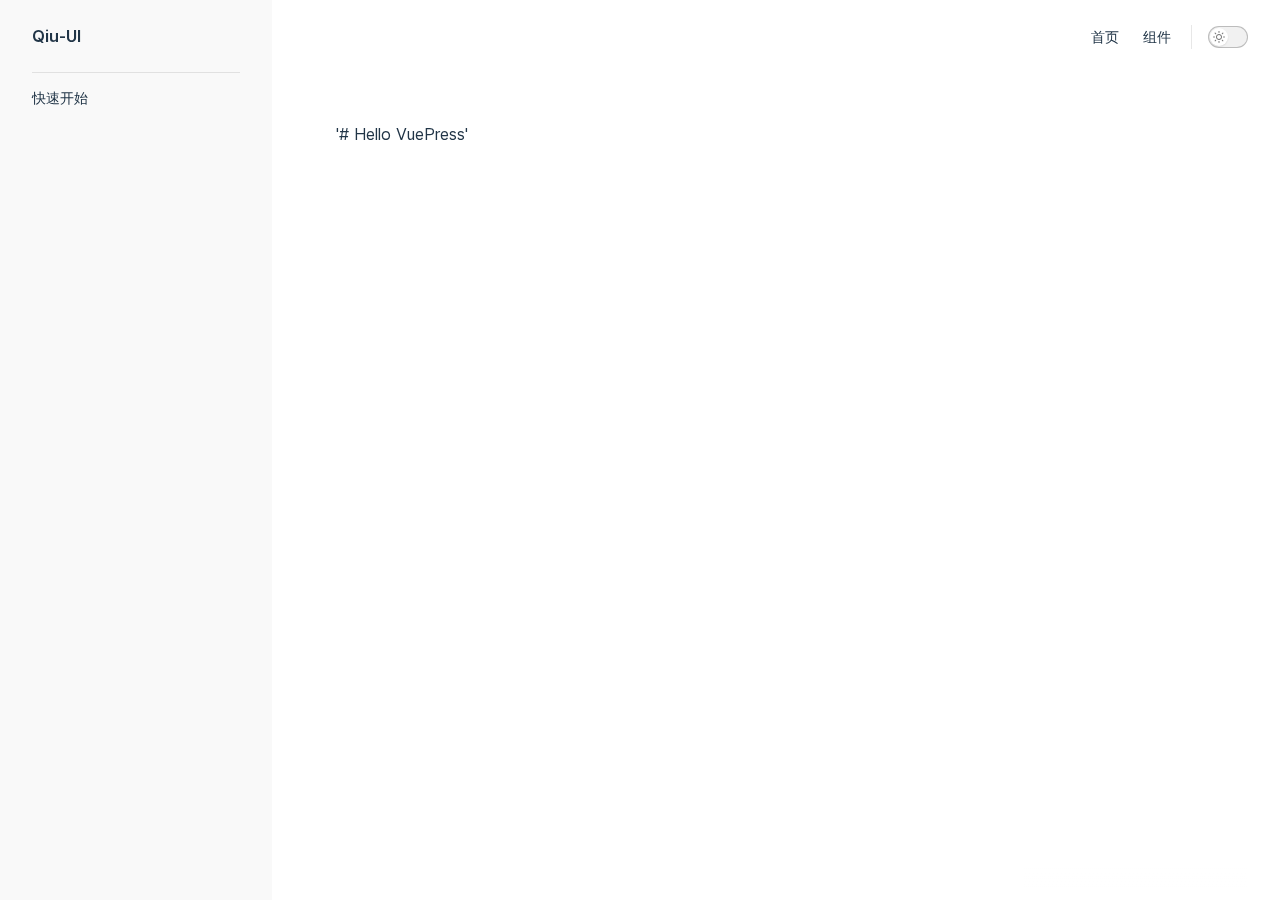
<file: README.html>
<!DOCTYPE html>
<html lang="en-US">
  <head>
    <meta charset="utf-8">
    <meta name="viewport" content="width=device-width,initial-scale=1">
    <title>Qiu-UI | 基于Vite+Ts的Vue3.0组件库</title>
    <meta name="description" content="基于Vite+Ts的Vue3.0组件库">
    <link rel="stylesheet" href="/assets/style.51e50026.css">
    <link rel="modulepreload" href="/assets/app.b09658c9.js">
    <link rel="modulepreload" href="/assets/README.md.a888581c.lean.js">
    
    <script>(()=>{const e=localStorage.getItem("vitepress-theme-appearance"),a=window.matchMedia("(prefers-color-scheme: dark)").matches;(!e||e==="auto"?a:e==="dark")&&document.documentElement.classList.add("dark")})();</script>
  </head>
  <body>
    <div id="app"><div class="Layout" data-v-6b5fd0a9><!--[--><!--]--><!--[--><span tabindex="-1" data-v-45f6ae50></span><a href="#VPContent" class="VPSkipLink visually-hidden" data-v-45f6ae50> Skip to content </a><!--]--><!----><header class="VPNav" data-v-6b5fd0a9 data-v-0e356168><div class="VPNavBar has-sidebar" data-v-0e356168 data-v-8856f192><div class="container" data-v-8856f192><div class="VPNavBarTitle has-sidebar" data-v-8856f192 data-v-6a6f7ff6><a class="title" href="/" data-v-6a6f7ff6><!----><!--[-->Qiu-UI<!--]--></a></div><div class="content" data-v-8856f192><!----><nav aria-labelledby="main-nav-aria-label" class="VPNavBarMenu menu" data-v-8856f192 data-v-a30758ee><span id="main-nav-aria-label" class="visually-hidden" data-v-a30758ee>Main Navigation</span><!--[--><!--[--><a class="VPLink link VPNavBarMenuLink" href="/" data-v-a30758ee data-v-8fba5fa8 data-v-5704c677><!--[-->首页<!--]--><!----></a><!--]--><!--[--><a class="VPLink link VPNavBarMenuLink" href="/components/" data-v-a30758ee data-v-8fba5fa8 data-v-5704c677><!--[-->组件<!--]--><!----></a><!--]--><!--]--></nav><!----><div class="VPNavBarAppearance appearance" data-v-8856f192 data-v-311055f2><button class="VPSwitch VPSwitchAppearance" type="button" role="switch" aria-label="toggle dark mode" data-v-311055f2 data-v-781f9d1b data-v-1dda4c9c><span class="check" data-v-1dda4c9c><span class="icon" data-v-1dda4c9c><!--[--><svg xmlns="http://www.w3.org/2000/svg" aria-hidden="true" focusable="false" viewbox="0 0 24 24" class="sun" data-v-781f9d1b><path d="M12,18c-3.3,0-6-2.7-6-6s2.7-6,6-6s6,2.7,6,6S15.3,18,12,18zM12,8c-2.2,0-4,1.8-4,4c0,2.2,1.8,4,4,4c2.2,0,4-1.8,4-4C16,9.8,14.2,8,12,8z"></path><path d="M12,4c-0.6,0-1-0.4-1-1V1c0-0.6,0.4-1,1-1s1,0.4,1,1v2C13,3.6,12.6,4,12,4z"></path><path d="M12,24c-0.6,0-1-0.4-1-1v-2c0-0.6,0.4-1,1-1s1,0.4,1,1v2C13,23.6,12.6,24,12,24z"></path><path d="M5.6,6.6c-0.3,0-0.5-0.1-0.7-0.3L3.5,4.9c-0.4-0.4-0.4-1,0-1.4s1-0.4,1.4,0l1.4,1.4c0.4,0.4,0.4,1,0,1.4C6.2,6.5,5.9,6.6,5.6,6.6z"></path><path d="M19.8,20.8c-0.3,0-0.5-0.1-0.7-0.3l-1.4-1.4c-0.4-0.4-0.4-1,0-1.4s1-0.4,1.4,0l1.4,1.4c0.4,0.4,0.4,1,0,1.4C20.3,20.7,20,20.8,19.8,20.8z"></path><path d="M3,13H1c-0.6,0-1-0.4-1-1s0.4-1,1-1h2c0.6,0,1,0.4,1,1S3.6,13,3,13z"></path><path d="M23,13h-2c-0.6,0-1-0.4-1-1s0.4-1,1-1h2c0.6,0,1,0.4,1,1S23.6,13,23,13z"></path><path d="M4.2,20.8c-0.3,0-0.5-0.1-0.7-0.3c-0.4-0.4-0.4-1,0-1.4l1.4-1.4c0.4-0.4,1-0.4,1.4,0s0.4,1,0,1.4l-1.4,1.4C4.7,20.7,4.5,20.8,4.2,20.8z"></path><path d="M18.4,6.6c-0.3,0-0.5-0.1-0.7-0.3c-0.4-0.4-0.4-1,0-1.4l1.4-1.4c0.4-0.4,1-0.4,1.4,0s0.4,1,0,1.4l-1.4,1.4C18.9,6.5,18.6,6.6,18.4,6.6z"></path></svg><svg xmlns="http://www.w3.org/2000/svg" aria-hidden="true" focusable="false" viewbox="0 0 24 24" class="moon" data-v-781f9d1b><path d="M12.1,22c-0.3,0-0.6,0-0.9,0c-5.5-0.5-9.5-5.4-9-10.9c0.4-4.8,4.2-8.6,9-9c0.4,0,0.8,0.2,1,0.5c0.2,0.3,0.2,0.8-0.1,1.1c-2,2.7-1.4,6.4,1.3,8.4c2.1,1.6,5,1.6,7.1,0c0.3-0.2,0.7-0.3,1.1-0.1c0.3,0.2,0.5,0.6,0.5,1c-0.2,2.7-1.5,5.1-3.6,6.8C16.6,21.2,14.4,22,12.1,22zM9.3,4.4c-2.9,1-5,3.6-5.2,6.8c-0.4,4.4,2.8,8.3,7.2,8.7c2.1,0.2,4.2-0.4,5.8-1.8c1.1-0.9,1.9-2.1,2.4-3.4c-2.5,0.9-5.3,0.5-7.5-1.1C9.2,11.4,8.1,7.7,9.3,4.4z"></path></svg><!--]--></span></span></button></div><!----><div class="VPFlyout VPNavBarExtra extra" data-v-8856f192 data-v-0562f5c0 data-v-8dccea88><button type="button" class="button" aria-haspopup="true" aria-expanded="false" aria-label="extra navigation" data-v-8dccea88><svg xmlns="http://www.w3.org/2000/svg" aria-hidden="true" focusable="false" viewbox="0 0 24 24" class="icon" data-v-8dccea88><circle cx="12" cy="12" r="2"></circle><circle cx="19" cy="12" r="2"></circle><circle cx="5" cy="12" r="2"></circle></svg></button><div class="menu" data-v-8dccea88><div class="VPMenu" data-v-8dccea88 data-v-e73581a2><!----><!--[--><!--[--><!----><div class="group" data-v-0562f5c0><div class="item appearance" data-v-0562f5c0><p class="label" data-v-0562f5c0>Appearance</p><div class="appearance-action" data-v-0562f5c0><button class="VPSwitch VPSwitchAppearance" type="button" role="switch" aria-label="toggle dark mode" data-v-0562f5c0 data-v-781f9d1b data-v-1dda4c9c><span class="check" data-v-1dda4c9c><span class="icon" data-v-1dda4c9c><!--[--><svg xmlns="http://www.w3.org/2000/svg" aria-hidden="true" focusable="false" viewbox="0 0 24 24" class="sun" data-v-781f9d1b><path d="M12,18c-3.3,0-6-2.7-6-6s2.7-6,6-6s6,2.7,6,6S15.3,18,12,18zM12,8c-2.2,0-4,1.8-4,4c0,2.2,1.8,4,4,4c2.2,0,4-1.8,4-4C16,9.8,14.2,8,12,8z"></path><path d="M12,4c-0.6,0-1-0.4-1-1V1c0-0.6,0.4-1,1-1s1,0.4,1,1v2C13,3.6,12.6,4,12,4z"></path><path d="M12,24c-0.6,0-1-0.4-1-1v-2c0-0.6,0.4-1,1-1s1,0.4,1,1v2C13,23.6,12.6,24,12,24z"></path><path d="M5.6,6.6c-0.3,0-0.5-0.1-0.7-0.3L3.5,4.9c-0.4-0.4-0.4-1,0-1.4s1-0.4,1.4,0l1.4,1.4c0.4,0.4,0.4,1,0,1.4C6.2,6.5,5.9,6.6,5.6,6.6z"></path><path d="M19.8,20.8c-0.3,0-0.5-0.1-0.7-0.3l-1.4-1.4c-0.4-0.4-0.4-1,0-1.4s1-0.4,1.4,0l1.4,1.4c0.4,0.4,0.4,1,0,1.4C20.3,20.7,20,20.8,19.8,20.8z"></path><path d="M3,13H1c-0.6,0-1-0.4-1-1s0.4-1,1-1h2c0.6,0,1,0.4,1,1S3.6,13,3,13z"></path><path d="M23,13h-2c-0.6,0-1-0.4-1-1s0.4-1,1-1h2c0.6,0,1,0.4,1,1S23.6,13,23,13z"></path><path d="M4.2,20.8c-0.3,0-0.5-0.1-0.7-0.3c-0.4-0.4-0.4-1,0-1.4l1.4-1.4c0.4-0.4,1-0.4,1.4,0s0.4,1,0,1.4l-1.4,1.4C4.7,20.7,4.5,20.8,4.2,20.8z"></path><path d="M18.4,6.6c-0.3,0-0.5-0.1-0.7-0.3c-0.4-0.4-0.4-1,0-1.4l1.4-1.4c0.4-0.4,1-0.4,1.4,0s0.4,1,0,1.4l-1.4,1.4C18.9,6.5,18.6,6.6,18.4,6.6z"></path></svg><svg xmlns="http://www.w3.org/2000/svg" aria-hidden="true" focusable="false" viewbox="0 0 24 24" class="moon" data-v-781f9d1b><path d="M12.1,22c-0.3,0-0.6,0-0.9,0c-5.5-0.5-9.5-5.4-9-10.9c0.4-4.8,4.2-8.6,9-9c0.4,0,0.8,0.2,1,0.5c0.2,0.3,0.2,0.8-0.1,1.1c-2,2.7-1.4,6.4,1.3,8.4c2.1,1.6,5,1.6,7.1,0c0.3-0.2,0.7-0.3,1.1-0.1c0.3,0.2,0.5,0.6,0.5,1c-0.2,2.7-1.5,5.1-3.6,6.8C16.6,21.2,14.4,22,12.1,22zM9.3,4.4c-2.9,1-5,3.6-5.2,6.8c-0.4,4.4,2.8,8.3,7.2,8.7c2.1,0.2,4.2-0.4,5.8-1.8c1.1-0.9,1.9-2.1,2.4-3.4c-2.5,0.9-5.3,0.5-7.5-1.1C9.2,11.4,8.1,7.7,9.3,4.4z"></path></svg><!--]--></span></span></button></div></div></div><!----><!--]--><!--]--></div></div></div><button type="button" class="VPNavBarHamburger hamburger" aria-label="mobile navigation" aria-expanded="false" aria-controls="VPNavScreen" data-v-8856f192 data-v-6f008456><span class="container" data-v-6f008456><span class="top" data-v-6f008456></span><span class="middle" data-v-6f008456></span><span class="bottom" data-v-6f008456></span></span></button></div></div></div><!----></header><div class="VPLocalNav" data-v-6b5fd0a9 data-v-92b0f14a><button class="menu" aria-expanded="false" aria-controls="VPSidebarNav" data-v-92b0f14a><svg xmlns="http://www.w3.org/2000/svg" aria-hidden="true" focusable="false" viewbox="0 0 24 24" class="menu-icon" data-v-92b0f14a><path d="M17,11H3c-0.6,0-1-0.4-1-1s0.4-1,1-1h14c0.6,0,1,0.4,1,1S17.6,11,17,11z"></path><path d="M21,7H3C2.4,7,2,6.6,2,6s0.4-1,1-1h18c0.6,0,1,0.4,1,1S21.6,7,21,7z"></path><path d="M21,15H3c-0.6,0-1-0.4-1-1s0.4-1,1-1h18c0.6,0,1,0.4,1,1S21.6,15,21,15z"></path><path d="M17,19H3c-0.6,0-1-0.4-1-1s0.4-1,1-1h14c0.6,0,1,0.4,1,1S17.6,19,17,19z"></path></svg><span class="menu-text" data-v-92b0f14a>Menu</span></button><a class="top-link" href="#" data-v-92b0f14a> Return to top </a></div><aside class="VPSidebar" data-v-6b5fd0a9 data-v-55e4c7db><nav class="nav" id="VPSidebarNav" aria-labelledby="sidebar-aria-label" tabindex="-1" data-v-55e4c7db><span class="visually-hidden" id="sidebar-aria-label" data-v-55e4c7db> Sidebar Navigation </span><!--[--><div class="group" data-v-55e4c7db><section class="VPSidebarGroup" data-v-55e4c7db data-v-1f69a7ed><div class="title" data-v-1f69a7ed><h2 class="title-text" data-v-1f69a7ed>快速开始</h2><div class="action" data-v-1f69a7ed><svg xmlns="http://www.w3.org/2000/svg" xmlns:xlink="http://www.w3.org/1999/xlink" viewbox="0 0 24 24" class="icon minus" data-v-1f69a7ed><path d="M19,2H5C3.3,2,2,3.3,2,5v14c0,1.7,1.3,3,3,3h14c1.7,0,3-1.3,3-3V5C22,3.3,20.7,2,19,2zM20,19c0,0.6-0.4,1-1,1H5c-0.6,0-1-0.4-1-1V5c0-0.6,0.4-1,1-1h14c0.6,0,1,0.4,1,1V19z"></path><path d="M16,11H8c-0.6,0-1,0.4-1,1s0.4,1,1,1h8c0.6,0,1-0.4,1-1S16.6,11,16,11z"></path></svg><svg version="1.1" xmlns="http://www.w3.org/2000/svg" viewbox="0 0 24 24" class="icon plus" data-v-1f69a7ed><path d="M19,2H5C3.3,2,2,3.3,2,5v14c0,1.7,1.3,3,3,3h14c1.7,0,3-1.3,3-3V5C22,3.3,20.7,2,19,2z M20,19c0,0.6-0.4,1-1,1H5c-0.6,0-1-0.4-1-1V5c0-0.6,0.4-1,1-1h14c0.6,0,1,0.4,1,1V19z"></path><path d="M16,11h-3V8c0-0.6-0.4-1-1-1s-1,0.4-1,1v3H8c-0.6,0-1,0.4-1,1s0.4,1,1,1h3v3c0,0.6,0.4,1,1,1s1-0.4,1-1v-3h3c0.6,0,1-0.4,1-1S16.6,11,16,11z"></path></svg></div></div><div class="items" data-v-1f69a7ed><!--[--><!--]--></div></section></div><!--]--></nav></aside><div class="VPContent has-sidebar" id="VPContent" data-v-6b5fd0a9 data-v-a4c57a06><div class="VPDoc has-sidebar" data-v-a4c57a06 data-v-79ca2460><div class="container" data-v-79ca2460><div class="aside" data-v-79ca2460><div class="aside-curtain" data-v-79ca2460></div><div class="aside-container" data-v-79ca2460><div class="aside-content" data-v-79ca2460><div class="VPDocAside" data-v-79ca2460 data-v-779d834d><!--[--><!--]--><!--[--><!--]--><!----><!--[--><!--]--><div class="spacer" data-v-779d834d></div><!--[--><!--]--><!----><!--[--><!--]--><!--[--><!--]--></div></div></div></div><div class="content" data-v-79ca2460><div class="content-container" data-v-79ca2460><!--[--><!--]--><main class="main" data-v-79ca2460><div style="position:relative;" class="vp-doc _README" data-v-79ca2460><div><p>&#39;# Hello VuePress&#39;</p></div></div></main><footer class="VPDocFooter" data-v-79ca2460 data-v-04568844><div class="edit-info" data-v-04568844><!----><!----></div><!----></footer><!--[--><!--]--></div></div></div></div></div><!----><!--[--><!--]--></div></div>
    <script>__VP_HASH_MAP__ = JSON.parse("{\"readme.md\":\"a888581c\",\"components_button_index.md\":\"16254f55\",\"components_index.md\":\"8937c7b7\",\"index.md\":\"bf305e2e\"}")</script>
    <script type="module" async src="/assets/app.b09658c9.js"></script>
    
  </body>
</html>
</file>
<file: assets/style.51e50026.css>
.page>.container:first-child{max-width:unset!important;padding:0 12.5rem 4rem 3rem!important}@media only screen and (max-width: 992px){.page>.container:first-child{padding:0 1.5rem 4rem!important}}:root{--font-family-mono: source-code-pro, Menlo, Monaco, Consolas, "Courier New", monospace;--code-bg-color: #f9fafb;--code-line-height: 24px;--code-font-size: 14px;--code-font-family: var(--font-family-mono)}code{font-family:var(--code-font-family);font-size:.85em;border-radius:3px;margin:0;padding:2px 5px;color:#d56161;background:#f6f7f9}code .token.deleted{color:#ec5975}code .token.inserted{color:var(--c-brand)}div[class*=language-]{position:relative;margin:1rem 0;background-color:var(--code-bg-color);border-radius:1px;overflow-x:auto}li>div[class*=language-]{border-radius:6px 0 0 6px;margin:1rem -1.5rem 1rem -1.25rem}[class*=language-] code{color:#000;padding:0}pre code{background:transparent}[class*=language-] pre,[class*=language-] code{text-align:left;white-space:pre;word-spacing:normal;word-break:normal;word-wrap:normal;-moz-tab-size:4;-o-tab-size:4;tab-size:4;-webkit-hyphens:none;hyphens:none}[class*=language-] pre{position:relative;z-index:1;margin:0;padding:1.25rem 1.5rem;background:transparent;overflow-x:auto}[class*=language-] code{padding:0;line-height:var(--code-line-height);font-size:var(--code-font-size);color:#000}.highlight-lines{position:absolute;top:0;bottom:0;left:0;padding:1.25rem 0;width:100%;line-height:var(--code-line-height);font-family:var(--code-font-family);font-size:var(--code-font-size);-webkit-user-select:none;-moz-user-select:none;user-select:none;overflow:hidden}.highlight-lines .highlighted{background-color:#000000a8}div[class*=language-].line-numbers-mode{padding-left:3.5rem}.line-numbers-wrapper{position:absolute;top:0;bottom:0;left:0;border-right:1px solid rgba(0,0,0,.5);width:3.5rem;text-align:center;line-height:1.5;font-size:.9em;padding:1.3rem 0;background-color:#f6f6f6;color:#c4c4c6;border-right:1px solid #e7e6e6;z-index:4}.token.comment,.token.prolog,.token.doctype,.token.cdata{color:#708090}.token.punctuation{color:#999}.token.namespace{opacity:.7}.token.property,.token.tag,.token.boolean,.token.number,.token.constant,.token.symbol,.token.deleted{color:#905}.token.selector,.token.attr-name,.token.string,.token.char,.token.builtin,.token.inserted{color:#690}.token.operator,.token.entity,.token.url,.language-css .token.string,.style .token.string{color:#9a6e3a;background:hsla(0,0%,100%,.5)}.token.atrule,.token.attr-value,.token.keyword{color:#07a}.token.function,.token.class-name{color:#dd4a68}.token.regex,.token.important,.token.variable{color:#e90}.token.important,.token.bold{font-weight:700}.token.italic{font-style:italic}.token.entity{cursor:help}.home-hero .image{width:200px;height:200px}.nav-bar .logo{height:30px;margin-right:2px}.custom-block.tip{border-color:var(--c-brand-light)}.DocSearch{--docsearch-primary-color: var(--c-brand) !important}.icon-caret-down{width:16px;height:100%;position:relative}.icon-caret-down:before{content:"";width:0;height:0;border:6px solid transparent;border-top:7.5px solid;position:absolute;top:50%;left:50%;margin-top:-2.5px;margin-left:-6px}.icon-caret-up{width:16px;height:100%;position:relative}.icon-caret-up:before{content:"";width:0;height:0;border:6px solid transparent;border-bottom:7px solid;position:absolute;top:50%;left:50%;margin-top:-8.5px;margin-left:-6px}@font-face{font-family:Inter var;font-weight:100 900;font-display:swap;font-style:normal;font-named-instance:"Regular";src:url(/assets/inter-roman-cyrillic.5f2c6c8c.woff2) format("woff2");unicode-range:U+0301,U+0400-045F,U+0490-0491,U+04B0-04B1,U+2116}@font-face{font-family:Inter var;font-weight:100 900;font-display:swap;font-style:normal;font-named-instance:"Regular";src:url(/assets/inter-roman-cyrillic-ext.e75737ce.woff2) format("woff2");unicode-range:U+0460-052F,U+1C80-1C88,U+20B4,U+2DE0-2DFF,U+A640-A69F,U+FE2E-FE2F}@font-face{font-family:Inter var;font-weight:100 900;font-display:swap;font-style:normal;font-named-instance:"Regular";src:url(/assets/inter-roman-greek.d5a6d92a.woff2) format("woff2");unicode-range:U+0370-03FF}@font-face{font-family:Inter var;font-weight:100 900;font-display:swap;font-style:normal;font-named-instance:"Regular";src:url(/assets/inter-roman-greek-ext.ab0619bc.woff2) format("woff2");unicode-range:U+1F00-1FFF}@font-face{font-family:Inter var;font-weight:100 900;font-display:swap;font-style:normal;font-named-instance:"Regular";src:url(/assets/inter-roman-latin.2ed14f66.woff2) format("woff2");unicode-range:U+0000-00FF,U+0131,U+0152-0153,U+02BB-02BC,U+02C6,U+02DA,U+02DC,U+2000-206F,U+2074,U+20AC,U+2122,U+2191,U+2193,U+2212,U+2215,U+FEFF,U+FFFD}@font-face{font-family:Inter var;font-weight:100 900;font-display:swap;font-style:normal;font-named-instance:"Regular";src:url(/assets/inter-roman-latin-ext.0030eebd.woff2) format("woff2");unicode-range:U+0100-024F,U+0259,U+1E00-1EFF,U+2020,U+20A0-20AB,U+20AD-20CF,U+2113,U+2C60-2C7F,U+A720-A7FF}@font-face{font-family:Inter var;font-weight:100 900;font-display:swap;font-style:normal;font-named-instance:"Regular";src:url(/assets/inter-roman-vietnamese.14ce25a6.woff2) format("woff2");unicode-range:U+0102-0103,U+0110-0111,U+0128-0129,U+0168-0169,U+01A0-01A1,U+01AF-01B0,U+1EA0-1EF9,U+20AB}@font-face{font-family:Inter var;font-weight:100 900;font-display:swap;font-style:italic;font-named-instance:"Italic";src:url(/assets/inter-italic-cyrillic.ea42a392.woff2) format("woff2");unicode-range:U+0301,U+0400-045F,U+0490-0491,U+04B0-04B1,U+2116}@font-face{font-family:Inter var;font-weight:100 900;font-display:swap;font-style:italic;font-named-instance:"Italic";src:url(/assets/inter-italic-cyrillic-ext.33bd5a8e.woff2) format("woff2");unicode-range:U+0460-052F,U+1C80-1C88,U+20B4,U+2DE0-2DFF,U+A640-A69F,U+FE2E-FE2F}@font-face{font-family:Inter var;font-weight:100 900;font-display:swap;font-style:italic;font-named-instance:"Italic";src:url(/assets/inter-italic-greek.8f4463c4.woff2) format("woff2");unicode-range:U+0370-03FF}@font-face{font-family:Inter var;font-weight:100 900;font-display:swap;font-style:italic;font-named-instance:"Italic";src:url(/assets/inter-italic-greek-ext.4fbe9427.woff2) format("woff2");unicode-range:U+1F00-1FFF}@font-face{font-family:Inter var;font-weight:100 900;font-display:swap;font-style:italic;font-named-instance:"Italic";src:url(/assets/inter-italic-latin.bd3b6f56.woff2) format("woff2");unicode-range:U+0000-00FF,U+0131,U+0152-0153,U+02BB-02BC,U+02C6,U+02DA,U+02DC,U+2000-206F,U+2074,U+20AC,U+2122,U+2191,U+2193,U+2212,U+2215,U+FEFF,U+FFFD}@font-face{font-family:Inter var;font-weight:100 900;font-display:swap;font-style:italic;font-named-instance:"Italic";src:url(/assets/inter-italic-latin-ext.bd8920cc.woff2) format("woff2");unicode-range:U+0100-024F,U+0259,U+1E00-1EFF,U+2020,U+20A0-20AB,U+20AD-20CF,U+2113,U+2C60-2C7F,U+A720-A7FF}@font-face{font-family:Inter var;font-weight:100 900;font-display:swap;font-style:italic;font-named-instance:"Italic";src:url(/assets/inter-italic-vietnamese.6ce511fb.woff2) format("woff2");unicode-range:U+0102-0103,U+0110-0111,U+0128-0129,U+0168-0169,U+01A0-01A1,U+01AF-01B0,U+1EA0-1EF9,U+20AB}@font-face{font-family:Inter var experimental;font-weight:100 900;font-display:swap;font-style:oblique 0deg 10deg;src:url(/assets/inter-cyrillic.f8750142.woff2) format("woff2");unicode-range:U+0301,U+0400-045F,U+0490-0491,U+04B0-04B1,U+2116}@font-face{font-family:Inter var experimental;font-weight:100 900;font-display:swap;font-style:oblique 0deg 10deg;src:url(/assets/inter-cyrillic-ext.0877b0d9.woff2) format("woff2");unicode-range:U+0460-052F,U+1C80-1C88,U+20B4,U+2DE0-2DFF,U+A640-A69F,U+FE2E-FE2F}@font-face{font-family:Inter var experimental;font-weight:100 900;font-display:swap;font-style:oblique 0deg 10deg;src:url(/assets/inter-greek.117e1956.woff2) format("woff2");unicode-range:U+0370-03FF}@font-face{font-family:Inter var experimental;font-weight:100 900;font-display:swap;font-style:oblique 0deg 10deg;src:url(/assets/inter-greek-ext.3e6f6728.woff2) format("woff2");unicode-range:U+1F00-1FFF}@font-face{font-family:Inter var experimental;font-weight:100 900;font-display:swap;font-style:oblique 0deg 10deg;src:url(/assets/inter-latin.4fe6132f.woff2) format("woff2");unicode-range:U+0000-00FF,U+0131,U+0152-0153,U+02BB-02BC,U+02C6,U+02DA,U+02DC,U+2000-206F,U+2074,U+20AC,U+2122,U+2191,U+2193,U+2212,U+2215,U+FEFF,U+FFFD}@font-face{font-family:Inter var experimental;font-weight:100 900;font-display:swap;font-style:oblique 0deg 10deg;src:url(/assets/inter-latin-ext.7cc429bc.woff2) format("woff2");unicode-range:U+0100-024F,U+0259,U+1E00-1EFF,U+2020,U+20A0-20AB,U+20AD-20CF,U+2113,U+2C60-2C7F,U+A720-A7FF}@font-face{font-family:Inter var experimental;font-weight:100 900;font-display:swap;font-style:oblique 0deg 10deg;src:url(/assets/inter-vietnamese.2c644a25.woff2) format("woff2");unicode-range:U+0102-0103,U+0110-0111,U+0128-0129,U+0168-0169,U+01A0-01A1,U+01AF-01B0,U+1EA0-1EF9,U+20AB}:root{--vp-c-white: #ffffff;--vp-c-white-soft: #f9f9f9;--vp-c-white-mute: #f1f1f1;--vp-c-black: #1a1a1a;--vp-c-black-pure: #000000;--vp-c-black-soft: #242424;--vp-c-black-mute: #2f2f2f;--vp-c-gray: #8e8e8e;--vp-c-gray-light-1: #aeaeae;--vp-c-gray-light-2: #c7c7c7;--vp-c-gray-light-3: #d1d1d1;--vp-c-gray-light-4: #e5e5e5;--vp-c-gray-light-5: #f2f2f2;--vp-c-gray-dark-1: #636363;--vp-c-gray-dark-2: #484848;--vp-c-gray-dark-3: #3a3a3a;--vp-c-gray-dark-4: #282828;--vp-c-gray-dark-5: #202020;--vp-c-divider-light-1: rgba(60, 60, 60, .29);--vp-c-divider-light-2: rgba(60, 60, 60, .12);--vp-c-divider-dark-1: rgba(84, 84, 84, .65);--vp-c-divider-dark-2: rgba(84, 84, 84, .48);--vp-c-text-light-1: var(--vp-c-indigo);--vp-c-text-light-2: rgba(60, 60, 60, .7);--vp-c-text-light-3: rgba(60, 60, 60, .33);--vp-c-text-light-4: rgba(60, 60, 60, .18);--vp-c-text-dark-1: rgba(255, 255, 255, .87);--vp-c-text-dark-2: rgba(235, 235, 235, .6);--vp-c-text-dark-3: rgba(235, 235, 235, .38);--vp-c-text-dark-4: rgba(235, 235, 235, .18);--vp-c-indigo: #213547;--vp-c-indigo-soft: #476582;--vp-c-indigo-light: #aac8e4;--vp-c-indigo-lighter: #c9def1;--vp-c-indigo-dark: #1d2f3f;--vp-c-indigo-darker: #14212e;--vp-c-green: #42b883;--vp-c-green-light: #42d392;--vp-c-green-lighter: #35eb9a;--vp-c-green-dark: #33a06f;--vp-c-green-darker: #155f3e;--vp-c-green-dimm-1: rgba(66, 184, 131, .5);--vp-c-green-dimm-2: rgba(66, 184, 131, .25);--vp-c-green-dimm-3: rgba(66, 184, 131, .05);--vp-c-yellow: #ffc517;--vp-c-yellow-light: #fcd253;--vp-c-yellow-lighter: #fcfc7c;--vp-c-yellow-dark: #e0ad15;--vp-c-yellow-darker: #ad850e;--vp-c-yellow-dimm-1: rgba(255, 197, 23, .5);--vp-c-yellow-dimm-2: rgba(255, 197, 23, .25);--vp-c-yellow-dimm-3: rgba(255, 197, 23, .05);--vp-c-red: #ed3c50;--vp-c-red-light: #f54e82;--vp-c-red-lighter: #fd1d7c;--vp-c-red-dark: #cd2d3f;--vp-c-red-darker: #ab2131;--vp-c-red-dimm-1: rgba(237, 60, 80, .5);--vp-c-red-dimm-2: rgba(237, 60, 80, .25);--vp-c-red-dimm-3: rgba(237, 60, 80, .05)}:root{--vp-c-bg: var(--vp-c-white);--vp-c-bg-soft: var(--vp-c-white-soft);--vp-c-bg-mute: var(--vp-c-white-mute);--vp-c-bg-alt: var(--vp-c-white-soft);--vp-c-divider: var(--vp-c-divider-light-1);--vp-c-divider-light: var(--vp-c-divider-light-2);--vp-c-divider-inverse: var(--vp-c-divider-dark-1);--vp-c-divider-inverse-light: var(--vp-c-divider-dark-2);--vp-c-text-1: var(--vp-c-text-light-1);--vp-c-text-2: var(--vp-c-text-light-2);--vp-c-text-3: var(--vp-c-text-light-3);--vp-c-text-4: var(--vp-c-text-light-4);--vp-c-text-inverse-1: var(--vp-c-text-dark-1);--vp-c-text-inverse-2: var(--vp-c-text-dark-2);--vp-c-text-inverse-3: var(--vp-c-text-dark-3);--vp-c-text-inverse-4: var(--vp-c-text-dark-4);--vp-c-text-code: var(--vp-c-indigo-soft);--vp-c-brand: var(--vp-c-green);--vp-c-brand-light: var(--vp-c-green-light);--vp-c-brand-lighter: var(--vp-c-green-lighter);--vp-c-brand-dark: var(--vp-c-green-dark);--vp-c-brand-darker: var(--vp-c-green-darker);--vp-c-sponsor: #fd1d7c}.dark{--vp-c-bg: var(--vp-c-black-soft);--vp-c-bg-soft: var(--vp-c-black-mute);--vp-c-bg-mute: var(--vp-c-gray-dark-3);--vp-c-bg-alt: var(--vp-c-black);--vp-c-divider: var(--vp-c-divider-dark-1);--vp-c-divider-light: var(--vp-c-divider-dark-2);--vp-c-divider-inverse: var(--vp-c-divider-light-1);--vp-c-divider-inverse-light: var(--vp-c-divider-light-2);--vp-c-text-1: var(--vp-c-text-dark-1);--vp-c-text-2: var(--vp-c-text-dark-2);--vp-c-text-3: var(--vp-c-text-dark-3);--vp-c-text-4: var(--vp-c-text-dark-4);--vp-c-text-inverse-1: var(--vp-c-text-light-1);--vp-c-text-inverse-2: var(--vp-c-text-light-2);--vp-c-text-inverse-3: var(--vp-c-text-light-3);--vp-c-text-inverse-4: var(--vp-c-text-light-4);--vp-c-text-code: var(--vp-c-indigo-lighter)}:root{--vp-font-family-base: "Inter var experimental", "Inter var", -apple-system, BlinkMacSystemFont, "Segoe UI", Roboto, Oxygen, Ubuntu, Cantarell, "Fira Sans", "Droid Sans", "Helvetica Neue", sans-serif;--vp-font-family-mono: Menlo, Monaco, Consolas, "Courier New", monospace}:root{--vp-shadow-1: 0 1px 2px rgba(0, 0, 0, .04), 0 1px 2px rgba(0, 0, 0, .06);--vp-shadow-2: 0 3px 12px rgba(0, 0, 0, .07), 0 1px 4px rgba(0, 0, 0, .07);--vp-shadow-3: 0 12px 32px rgba(0, 0, 0, .1), 0 2px 6px rgba(0, 0, 0, .08);--vp-shadow-4: 0 14px 44px rgba(0, 0, 0, .12), 0 3px 9px rgba(0, 0, 0, .12);--vp-shadow-5: 0 18px 56px rgba(0, 0, 0, .16), 0 4px 12px rgba(0, 0, 0, .16)}:root{--vp-z-index-local-nav: 10;--vp-z-index-nav: 20;--vp-z-index-backdrop: 30;--vp-z-index-sidebar: 40;--vp-z-index-footer: 50}:root{--vp-icon-copy: url("data:image/svg+xml,%3Csvg xmlns='http://www.w3.org/2000/svg' fill='none' height='20' width='20' stroke='rgba(128,128,128,1)' stroke-width='2' class='h-6 w-6' viewBox='0 0 24 24'%3E%3Cpath stroke-linecap='round' stroke-linejoin='round' d='M9 5H7a2 2 0 0 0-2 2v12a2 2 0 0 0 2 2h10a2 2 0 0 0 2-2V7a2 2 0 0 0-2-2h-2M9 5a2 2 0 0 0 2 2h2a2 2 0 0 0 2-2M9 5a2 2 0 0 1 2-2h2a2 2 0 0 1 2 2'/%3E%3C/svg%3E");--vp-icon-copied: url("data:image/svg+xml,%3Csvg xmlns='http://www.w3.org/2000/svg' fill='none' height='20' width='20' stroke='rgba(128,128,128,1)' stroke-width='2' class='h-6 w-6' viewBox='0 0 24 24'%3E%3Cpath stroke-linecap='round' stroke-linejoin='round' d='M9 5H7a2 2 0 0 0-2 2v12a2 2 0 0 0 2 2h10a2 2 0 0 0 2-2V7a2 2 0 0 0-2-2h-2M9 5a2 2 0 0 0 2 2h2a2 2 0 0 0 2-2M9 5a2 2 0 0 1 2-2h2a2 2 0 0 1 2 2m-6 9 2 2 4-4'/%3E%3C/svg%3E")}:root{--vp-layout-max-width: 1440px}:root{--vp-code-line-height: 1.7;--vp-code-font-size: .875em;--vp-code-block-color: var(--vp-c-text-dark-1);--vp-code-block-bg: #292d3e;--vp-code-line-highlight-color: rgba(0, 0, 0, .5);--vp-code-line-number-color: var(--vp-c-text-dark-3);--vp-code-copy-code-hover-bg: rgba(255, 255, 255, .05);--vp-code-copy-code-active-text: var(--vp-c-text-dark-2)}.dark{--vp-code-block-bg: var(--vp-c-bg-alt)}:root{--vp-button-brand-border: var(--vp-c-brand-light);--vp-button-brand-text: var(--vp-c-text-dark-1);--vp-button-brand-bg: var(--vp-c-brand);--vp-button-brand-hover-border: var(--vp-c-brand-light);--vp-button-brand-hover-text: var(--vp-c-text-dark-1);--vp-button-brand-hover-bg: var(--vp-c-brand-light);--vp-button-brand-active-border: var(--vp-c-brand-light);--vp-button-brand-active-text: var(--vp-c-text-dark-1);--vp-button-brand-active-bg: var(--vp-button-brand-bg);--vp-button-alt-border: var(--vp-c-gray-light-3);--vp-button-alt-text: var(--vp-c-text-light-1);--vp-button-alt-bg: var(--vp-c-gray-light-5);--vp-button-alt-hover-border: var(--vp-c-gray-light-3);--vp-button-alt-hover-text: var(--vp-c-text-light-1);--vp-button-alt-hover-bg: var(--vp-c-gray-light-4);--vp-button-alt-active-border: var(--vp-c-gray-light-3);--vp-button-alt-active-text: var(--vp-c-text-light-1);--vp-button-alt-active-bg: var(--vp-c-gray-light-3);--vp-button-sponsor-border: var(--vp-c-gray-light-3);--vp-button-sponsor-text: var(--vp-c-text-light-2);--vp-button-sponsor-bg: transparent;--vp-button-sponsor-hover-border: var(--vp-c-sponsor);--vp-button-sponsor-hover-text: var(--vp-c-sponsor);--vp-button-sponsor-hover-bg: transparent;--vp-button-sponsor-active-border: var(--vp-c-sponsor);--vp-button-sponsor-active-text: var(--vp-c-sponsor);--vp-button-sponsor-active-bg: transparent}.dark{--vp-button-brand-border: var(--vp-c-brand-light);--vp-button-brand-text: var(--vp-c-text-dark-1);--vp-button-brand-bg: var(--vp-c-brand-dark);--vp-button-brand-hover-border: var(--vp-c-brand-lighter);--vp-button-brand-hover-text: var(--vp-c-text-dark-1);--vp-button-brand-hover-bg: var(--vp-c-brand);--vp-button-brand-active-border: var(--vp-c-brand-lighter);--vp-button-brand-active-text: var(--vp-c-text-dark-1);--vp-button-brand-active-bg: var(--vp-button-brand-bg);--vp-button-alt-border: var(--vp-c-gray-dark-2);--vp-button-alt-text: var(--vp-c-text-dark-1);--vp-button-alt-bg: var(--vp-c-bg-mute);--vp-button-alt-hover-border: var(--vp-c-gray-dark-2);--vp-button-alt-hover-text: var(--vp-c-text-dark-1);--vp-button-alt-hover-bg: var(--vp-c-gray-dark-2);--vp-button-alt-active-border: var(--vp-c-gray-dark-2);--vp-button-alt-active-text: var(--vp-c-text-dark-1);--vp-button-alt-active-bg: var(--vp-button-alt-bg);--vp-button-sponsor-border: var(--vp-c-gray-dark-1);--vp-button-sponsor-text: var(--vp-c-text-dark-2)}:root{--vp-custom-block-code-font-size: 13px;--vp-custom-block-info-border: var(--vp-c-divider-light);--vp-custom-block-info-text: var(--vp-c-text-2);--vp-custom-block-info-bg: var(--vp-c-white-soft);--vp-custom-block-info-code-bg: var(--vp-c-gray-light-4);--vp-custom-block-tip-border: var(--vp-c-green-dimm-1);--vp-custom-block-tip-text: var(--vp-c-green-darker);--vp-custom-block-tip-bg: var(--vp-c-green-dimm-3);--vp-custom-block-tip-code-bg: var(--vp-custom-block-tip-bg);--vp-custom-block-warning-border: var(--vp-c-yellow-dimm-1);--vp-custom-block-warning-text: var(--vp-c-yellow-darker);--vp-custom-block-warning-bg: var(--vp-c-yellow-dimm-3);--vp-custom-block-warning-code-bg: var(--vp-custom-block-warning-bg);--vp-custom-block-danger-border: var(--vp-c-red-dimm-1);--vp-custom-block-danger-text: var(--vp-c-red-darker);--vp-custom-block-danger-bg: var(--vp-c-red-dimm-3);--vp-custom-block-danger-code-bg: var(--vp-custom-block-danger-bg);--vp-custom-block-details-border: var(--vp-custom-block-info-border);--vp-custom-block-details-text: var(--vp-custom-block-info-text);--vp-custom-block-details-bg: var(--vp-custom-block-info-bg);--vp-custom-block-details-code-bg: var(--vp-custom-block-details-bg)}.dark{--vp-custom-block-info-border: var(--vp-c-divider-light);--vp-custom-block-info-bg: var(--vp-c-black-mute);--vp-custom-block-info-code-bg: var(--vp-c-gray-dark-4);--vp-custom-block-tip-border: var(--vp-c-green-dimm-2);--vp-custom-block-tip-text: var(--vp-c-green-light);--vp-custom-block-warning-border: var(--vp-c-yellow-dimm-2);--vp-custom-block-warning-text: var(--vp-c-yellow-light);--vp-custom-block-danger-border: var(--vp-c-red-dimm-2);--vp-custom-block-danger-text: var(--vp-c-red-light)}:root{--vp-nav-height: var(--vp-nav-height-mobile);--vp-nav-height-mobile: 56px;--vp-nav-height-desktop: 72px}@media (min-width: 960px){:root{--vp-nav-height: var(--vp-nav-height-desktop)}}:root{--vp-sidebar-width: 272px}:root{--vp-home-hero-name-color: var(--vp-c-brand);--vp-home-hero-name-background: transparent;--vp-home-hero-image-background-image: none;--vp-home-hero-image-filter: none}*,:before,:after{box-sizing:border-box}html{line-height:1.4;font-size:16px;-webkit-text-size-adjust:100%}html.dark{color-scheme:dark}body{margin:0;width:100%;min-width:320px;min-height:100vh;line-height:24px;font-family:var(--vp-font-family-base);font-size:16px;font-weight:400;color:var(--vp-c-text-1);background-color:var(--vp-c-bg);direction:ltr;font-synthesis:none;text-rendering:optimizeLegibility;-webkit-font-smoothing:antialiased;-moz-osx-font-smoothing:grayscale}main{display:block}h1,h2,h3,h4,h5,h6{margin:0;line-height:24px;font-size:16px;font-weight:400}p{margin:0}strong,b{font-weight:600}a,area,button,[role=button],input,label,select,summary,textarea{touch-action:manipulation}ol,ul{list-style:none;margin:0;padding:0}blockquote{margin:0}pre,code,kbd,samp{font-family:var(--vp-font-family-mono)}figure{margin:0}button,input,optgroup,select,textarea{border:0;padding:0;line-height:inherit;color:inherit}button{padding:0;font-family:inherit;background-color:transparent;background-image:none}button:focus,button:focus-visible{outline:1px dotted;outline:4px auto -webkit-focus-ring-color}button:focus:not(:focus-visible){outline:none!important}input:focus,textarea:focus,select:focus{outline:none}table{border-collapse:collapse}input{background-color:transparent}input::-moz-placeholder,textarea::-moz-placeholder{color:var(--vp-c-text-3)}input::placeholder,textarea::placeholder{color:var(--vp-c-text-3)}input::-webkit-outer-spin-button,input::-webkit-inner-spin-button{-webkit-appearance:none;margin:0}input[type=number]{-moz-appearance:textfield}select{-webkit-appearance:none}.visually-hidden{position:absolute;width:1px;height:1px;white-space:nowrap;clip:rect(0 0 0 0);-webkit-clip-path:inset(50%);clip-path:inset(50%);overflow:hidden}.custom-block{border:1px solid transparent;border-radius:8px;padding:16px 16px 8px;line-height:24px;font-size:14px;color:var(--vp-c-text-2)}.custom-block.info{border-color:var(--vp-custom-block-info-border);color:var(--vp-custom-block-info-text);background-color:var(--vp-custom-block-info-bg)}.custom-block.info code{background-color:var(--vp-custom-block-info-code-bg)}.custom-block.tip{border-color:var(--vp-custom-block-tip-border);color:var(--vp-custom-block-tip-text);background-color:var(--vp-custom-block-tip-bg)}.custom-block.tip code{background-color:var(--vp-custom-block-tip-code-bg)}.custom-block.warning{border-color:var(--vp-custom-block-warning-border);color:var(--vp-custom-block-warning-text);background-color:var(--vp-custom-block-warning-bg)}.custom-block.warning code{background-color:var(--vp-custom-block-warning-code-bg)}.custom-block.danger{border-color:var(--vp-custom-block-danger-border);color:var(--vp-custom-block-danger-text);background-color:var(--vp-custom-block-danger-bg)}.custom-block.danger code{background-color:var(--vp-custom-block-danger-code-bg)}.custom-block.details{border-color:var(--vp-custom-block-details-border);color:var(--vp-custom-block-details-text);background-color:var(--vp-custom-block-details-bg)}.custom-block.details code{background-color:var(--vp-custom-block-details-code-bg)}.custom-block-title{font-weight:700}.custom-block p+p{margin:8px 0}.custom-block.details summary{margin:0 0 8px;font-weight:700}.custom-block.details summary+p{margin:8px 0}.custom-block a{color:inherit;font-weight:600;text-decoration:underline;transition:opacity .25s}.custom-block a:hover{opacity:.6}.custom-block code{font-size:var(--vp-custom-block-code-font-size)}.dark .vp-code-light{display:none}html:not(.dark) .vp-code-dark{display:none}.vp-doc h1,.vp-doc h2,.vp-doc h3,.vp-doc h4,.vp-doc h5,.vp-doc h6{position:relative;font-weight:600;outline:none}.vp-doc h1{letter-spacing:-.02em;line-height:40px;font-size:28px}.vp-doc h2{margin:48px 0 16px;border-top:1px solid var(--vp-c-divider-light);padding-top:24px;letter-spacing:-.02em;line-height:32px;font-size:24px}.vp-doc h3{margin:32px 0 0;letter-spacing:-.01em;line-height:28px;font-size:20px}.vp-doc .header-anchor{float:left;margin-left:-.87em;padding-right:.23em;font-weight:500;opacity:0;transition:color .25s,opacity .25s}.vp-doc h1:hover .header-anchor,.vp-doc h1 .header-anchor:focus,.vp-doc h2:hover .header-anchor,.vp-doc h2 .header-anchor:focus,.vp-doc h3:hover .header-anchor,.vp-doc h3 .header-anchor:focus,.vp-doc h4:hover .header-anchor,.vp-doc h4 .header-anchor:focus,.vp-doc h5:hover .header-anchor,.vp-doc h5 .header-anchor:focus,.vp-doc h6:hover .header-anchor,.vp-doc h6 .header-anchor:focus{opacity:1}@media (min-width: 768px){.vp-doc h1{letter-spacing:-.02em;line-height:40px;font-size:32px}}.vp-doc p,.vp-doc summary{margin:16px 0}.vp-doc p{line-height:28px}.vp-doc blockquote{margin:16px 0;border-left:2px solid var(--vp-c-divider);padding-left:16px;transition:border-color .5s}.vp-doc blockquote>p{margin:0;font-size:16px;color:var(--vp-c-text-2);transition:color .5s}.vp-doc a{font-weight:500;color:var(--vp-c-brand);-webkit-text-decoration-style:dotted;text-decoration-style:dotted;transition:color .25s}.vp-doc a:hover{color:var(--vp-c-brand-dark)}.vp-doc strong{font-weight:600}.vp-doc ul,.vp-doc ol{padding-left:1.25rem;margin:16px 0}.vp-doc ul{list-style:disc}.vp-doc ol{list-style:decimal}.vp-doc li+li{margin-top:8px}.vp-doc li>ol,.vp-doc li>ul{margin:8px 0 0}.vp-doc table{display:block;border-collapse:collapse;margin:20px 0;overflow-x:auto}.vp-doc tr{border-top:1px solid var(--vp-c-divider);transition:background-color .5s}.vp-doc tr:nth-child(2n){background-color:var(--vp-c-bg-soft)}.vp-doc th,.vp-doc td{border:1px solid var(--vp-c-divider);padding:12px 16px}.vp-doc th{font-size:16px;font-weight:600;background-color:var(--vp-c-white-soft)}.dark .vp-doc th{background-color:var(--vp-c-black)}.vp-doc hr{margin:16px 0;border:none;border-top:1px solid var(--vp-c-divider-light)}.vp-doc .custom-block{margin:16px 0}.vp-doc .custom-block p{margin:8px 0;line-height:24px}.vp-doc .custom-block p:first-child{margin:0}.vp-doc .custom-block a{color:inherit;font-weight:600;text-decoration:underline;transition:opacity .25s}.vp-doc .custom-block a:hover{opacity:.6}.vp-doc .custom-block code{font-size:var(--vp-custom-block-code-font-size);font-weight:700;color:inherit}.vp-doc .custom-block div[class*=language-]{margin:8px 0}.vp-doc .custom-block div[class*=language-] code{font-weight:400;background-color:var(--vp-code-block-bg)}.vp-doc :not(pre,h1,h2,h3,h4,h5,h6)>code{font-size:var(--vp-code-font-size)}.vp-doc :not(pre)>code{border-radius:4px;padding:3px 6px;color:var(--vp-c-text-code);background-color:var(--vp-c-bg-mute);transition:color .5s,background-color .5s}.vp-doc h1>code,.vp-doc h2>code,.vp-doc h3>code{font-size:.9em}.vp-doc a>code{color:var(--vp-c-brand);transition:color .25s}.vp-doc a:hover>code{color:var(--vp-c-brand-dark)}.vp-doc div[class*=language-]{position:relative;margin:16px -24px;background-color:var(--vp-code-block-bg);overflow-x:auto;transition:background-color .5s}@media (min-width: 640px){.vp-doc div[class*=language-]{border-radius:8px;margin:16px 0}}@media (max-width: 639px){.vp-doc li div[class*=language-]{border-radius:8px 0 0 8px}}.vp-doc div[class*=language-]+div[class*=language-],.vp-doc div[class$=-api]+div[class*=language-],.vp-doc div[class*=language-]+div[class$=-api]>div[class*=language-]{margin-top:-8px}.vp-doc [class*=language-] pre,.vp-doc [class*=language-] code{text-align:left;white-space:pre;word-spacing:normal;word-break:normal;word-wrap:normal;-moz-tab-size:4;-o-tab-size:4;tab-size:4;-webkit-hyphens:none;hyphens:none}.vp-doc [class*=language-] pre{position:relative;z-index:1;margin:0;padding:16px 0;background:transparent;overflow-x:auto}.vp-doc [class*=language-] code{display:block;padding:0 24px;width:-webkit-fit-content;width:-moz-fit-content;width:fit-content;line-height:var(--vp-code-line-height);font-size:var(--vp-code-font-size);color:var(--vp-code-block-color);transition:color .5s}.vp-doc .highlight-lines{position:absolute;top:0;bottom:0;left:0;padding-top:16px;width:100%;line-height:var(--vp-code-line-height);font-family:var(--vp-font-family-mono);font-size:var(--vp-code-font-size);-webkit-user-select:none;-moz-user-select:none;user-select:none;overflow:hidden}.vp-doc .highlight-lines .highlighted{background-color:var(--vp-code-line-highlight-color);transition:background-color .5s}.vp-doc div[class*=language-].line-numbers-mode{padding-left:32px}.vp-doc div[class*=language-].line-numbers-mode pre{padding-left:16px}.vp-doc .line-numbers-wrapper{position:absolute;top:0;bottom:0;left:0;z-index:3;border-right:1px solid var(--vp-c-divider-dark-2);padding-top:16px;width:32px;text-align:center;font-family:var(--vp-font-family-mono);line-height:var(--vp-code-line-height);font-size:var(--vp-code-font-size);color:var(--vp-code-line-number-color);transition:border-color .5s,color .5s}.vp-doc [class*=language-]>span.copy{position:absolute;top:8px;right:8px;z-index:2;display:block;justify-content:center;align-items:center;border-radius:4px;width:40px;height:40px;background-color:var(--vp-code-block-bg);opacity:0;cursor:pointer;background-image:var(--vp-icon-copy);background-position:50%;background-size:20px;background-repeat:no-repeat;transition:opacity .25s}.vp-doc [class*=language-]:hover>span.copy{opacity:1}.vp-doc [class*=language-]>span.copy:hover{background-color:var(--vp-code-copy-code-hover-bg)}.vp-doc [class*=language-]>span.copy.copied,.vp-doc [class*=language-]>span.copy:hover.copied{border-radius:0 4px 4px 0;background-color:var(--vp-code-copy-code-hover-bg);background-image:var(--vp-icon-copied)}.vp-doc [class*=language-]>span.copy.copied:before,.vp-doc [class*=language-]>span.copy:hover.copied:before{position:relative;left:-65px;display:block;border-radius:4px 0 0 4px;padding-top:8px;width:64px;height:40px;text-align:center;font-size:12px;font-weight:500;color:var(--vp-code-copy-code-active-text);background-color:var(--vp-code-copy-code-hover-bg);white-space:nowrap;content:"Copied"}.vp-doc [class*=language-]:before{position:absolute;top:6px;right:12px;z-index:2;font-size:12px;font-weight:500;color:var(--vp-c-text-dark-3);transition:color .5s,opacity .5s}.vp-doc [class*=language-]:hover:before{opacity:0}.vp-doc [class~=language-c]:before{content:"c"}.vp-doc [class~=language-css]:before{content:"css"}.vp-doc [class~=language-go]:before{content:"go"}.vp-doc [class~=language-html]:before{content:"html"}.vp-doc [class~=language-java]:before{content:"java"}.vp-doc [class~=language-javascript]:before{content:"js"}.vp-doc [class~=language-js]:before{content:"js"}.vp-doc [class~=language-json]:before{content:"json"}.vp-doc [class~=language-jsx]:before{content:"jsx"}.vp-doc [class~=language-less]:before{content:"less"}.vp-doc [class~=language-markdown]:before{content:"md"}.vp-doc [class~=language-md]:before{content:"md"}.vp-doc [class~=language-php]:before{content:"php"}.vp-doc [class~=language-python]:before{content:"py"}.vp-doc [class~=language-py]:before{content:"py"}.vp-doc [class~=language-rb]:before{content:"rb"}.vp-doc [class~=language-ruby]:before{content:"rb"}.vp-doc [class~=language-rust]:before{content:"rust"}.vp-doc [class~=language-sass]:before{content:"sass"}.vp-doc [class~=language-scss]:before{content:"scss"}.vp-doc [class~=language-sh]:before{content:"sh"}.vp-doc [class~=language-bash]:before{content:"sh"}.vp-doc [class~=language-stylus]:before{content:"styl"}.vp-doc [class~=language-vue-html]:before{content:"template"}.vp-doc [class~=language-typescript]:before{content:"ts"}.vp-doc [class~=language-ts]:before{content:"ts"}.vp-doc [class~=language-tsx]:before{content:"tsx"}.vp-doc [class~=language-vue]:before{content:"vue"}.vp-doc [class~=language-yaml]:before{content:"yaml"}.vp-doc .VPTeamMembers{margin-top:24px}.vp-doc .VPTeamMembers.small.count-1 .container{margin:0!important;max-width:calc((100% - 24px)/2)!important}.vp-doc .VPTeamMembers.small.count-2 .container,.vp-doc .VPTeamMembers.small.count-3 .container{max-width:100%!important}.vp-doc .VPTeamMembers.medium.count-1 .container{margin:0!important;max-width:calc((100% - 24px)/2)!important}.vp-sponsor{border-radius:16px;overflow:hidden}.vp-sponsor.aside{border-radius:12px}.vp-sponsor-section+.vp-sponsor-section{margin-top:4px}.vp-sponsor-tier{margin-bottom:4px;text-align:center;letter-spacing:1px;line-height:24px;width:100%;font-weight:600;color:var(--vp-c-text-2);background-color:var(--vp-c-bg-soft)}.vp-sponsor.normal .vp-sponsor-tier{padding:13px 0 11px;font-size:14px}.vp-sponsor.aside .vp-sponsor-tier{padding:9px 0 7px;font-size:12px}.vp-sponsor-grid+.vp-sponsor-tier{margin-top:4px}.vp-sponsor-grid{display:flex;flex-wrap:wrap;gap:4px}.vp-sponsor-grid.xmini .vp-sponsor-grid-link{height:64px}.vp-sponsor-grid.xmini .vp-sponsor-grid-image{max-width:64px;max-height:22px}.vp-sponsor-grid.mini .vp-sponsor-grid-link{height:72px}.vp-sponsor-grid.mini .vp-sponsor-grid-image{max-width:96px;max-height:24px}.vp-sponsor-grid.small .vp-sponsor-grid-link{height:96px}.vp-sponsor-grid.small .vp-sponsor-grid-image{max-width:96px;max-height:24px}.vp-sponsor-grid.medium .vp-sponsor-grid-link{height:112px}.vp-sponsor-grid.medium .vp-sponsor-grid-image{max-width:120px;max-height:36px}.vp-sponsor-grid.big .vp-sponsor-grid-link{height:184px}.vp-sponsor-grid.big .vp-sponsor-grid-image{max-width:192px;max-height:56px}.vp-sponsor-grid[data-vp-grid="2"] .vp-sponsor-grid-item{width:calc((100% - 4px)/2)}.vp-sponsor-grid[data-vp-grid="3"] .vp-sponsor-grid-item{width:calc((100% - 4px * 2) / 3)}.vp-sponsor-grid[data-vp-grid="4"] .vp-sponsor-grid-item{width:calc((100% - 12px)/4)}.vp-sponsor-grid[data-vp-grid="5"] .vp-sponsor-grid-item{width:calc((100% - 16px)/5)}.vp-sponsor-grid[data-vp-grid="6"] .vp-sponsor-grid-item{width:calc((100% - 4px * 5) / 6)}.vp-sponsor-grid-item{flex-shrink:0;width:100%;background-color:var(--vp-c-bg-soft);transition:background-color .25s}.vp-sponsor-grid-item:hover{background-color:var(--vp-c-bg-mute)}.vp-sponsor-grid-item:hover .vp-sponsor-grid-image{filter:grayscale(0) invert(0)}.vp-sponsor-grid-item.empty:hover{background-color:var(--vp-c-bg-soft)}.dark .vp-sponsor-grid-item:hover{background-color:var(--vp-c-white-soft)}.dark .vp-sponsor-grid-item.empty:hover{background-color:var(--vp-c-black-mute)}.vp-sponsor-grid-link{display:flex}.vp-sponsor-grid-box{display:flex;justify-content:center;align-items:center;width:100%}.vp-sponsor-grid-image{max-width:100%;filter:grayscale(1);transition:filter .25s}.dark .vp-sponsor-grid-image{filter:grayscale(1) invert(1)}.VPSkipLink[data-v-45f6ae50]{top:8px;left:8px;padding:8px 16px;z-index:999;border-radius:8px;font-size:12px;font-weight:700;text-decoration:none;color:var(--vp-c-brand);box-shadow:var(--vp-shadow-3);background-color:var(--vp-c-bg)}.VPSkipLink[data-v-45f6ae50]:focus{height:auto;width:auto;clip:auto;-webkit-clip-path:none;clip-path:none}.dark .VPSkipLink[data-v-45f6ae50]{color:var(--vp-c-green)}@media (min-width: 1280px){.VPSkipLink[data-v-45f6ae50]{top:14px;left:16px}}.VPBackdrop[data-v-0e94ce1c]{position:fixed;top:0;right:0;bottom:0;left:0;z-index:var(--vp-z-index-backdrop);background:rgba(0,0,0,.6);transition:opacity .5s}.VPBackdrop.fade-enter-from[data-v-0e94ce1c],.VPBackdrop.fade-leave-to[data-v-0e94ce1c]{opacity:0}.VPBackdrop.fade-leave-active[data-v-0e94ce1c]{transition-duration:.25s}@media (min-width: 1280px){.VPBackdrop[data-v-0e94ce1c]{display:none}}html:not(.dark) .VPImage.dark[data-v-73ae1788]{display:none}.dark .VPImage.light[data-v-73ae1788]{display:none}.VPNavBarTitle[data-v-6a6f7ff6]{flex-shrink:0;border-bottom:1px solid transparent}@media (min-width: 960px){.VPNavBarTitle.has-sidebar[data-v-6a6f7ff6]{margin-right:32px;width:calc(var(--vp-sidebar-width) - 64px);border-bottom-color:var(--vp-c-divider-light);background-color:var(--vp-c-bg-alt)}}.title[data-v-6a6f7ff6]{display:flex;align-items:center;width:100%;height:var(--vp-nav-height);font-size:16px;font-weight:600;color:var(--vp-c-text-1);transition:opacity .25s}.title[data-v-6a6f7ff6]:hover{opacity:.6}@media (min-width: 960px){.title[data-v-6a6f7ff6]{flex-shrink:0}}[data-v-6a6f7ff6] .logo{margin-right:8px;height:24px}/*! @docsearch/css 3.1.0 | MIT License | © Algolia, Inc. and contributors | https://docsearch.algolia.com */:root{--docsearch-primary-color:#5468ff;--docsearch-text-color:#1c1e21;--docsearch-spacing:12px;--docsearch-icon-stroke-width:1.4;--docsearch-highlight-color:var(--docsearch-primary-color);--docsearch-muted-color:#969faf;--docsearch-container-background:rgba(101,108,133,.8);--docsearch-logo-color:#5468ff;--docsearch-modal-width:560px;--docsearch-modal-height:600px;--docsearch-modal-background:#f5f6f7;--docsearch-modal-shadow:inset 1px 1px 0 0 hsla(0,0%,100%,.5),0 3px 8px 0 #555a64;--docsearch-searchbox-height:56px;--docsearch-searchbox-background:#ebedf0;--docsearch-searchbox-focus-background:#fff;--docsearch-searchbox-shadow:inset 0 0 0 2px var(--docsearch-primary-color);--docsearch-hit-height:56px;--docsearch-hit-color:#444950;--docsearch-hit-active-color:#fff;--docsearch-hit-background:#fff;--docsearch-hit-shadow:0 1px 3px 0 #d4d9e1;--docsearch-key-gradient:linear-gradient(-225deg,#d5dbe4,#f8f8f8);--docsearch-key-shadow:inset 0 -2px 0 0 #cdcde6,inset 0 0 1px 1px #fff,0 1px 2px 1px rgba(30,35,90,.4);--docsearch-footer-height:44px;--docsearch-footer-background:#fff;--docsearch-footer-shadow:0 -1px 0 0 #e0e3e8,0 -3px 6px 0 rgba(69,98,155,.12)}html[data-theme=dark]{--docsearch-text-color:#f5f6f7;--docsearch-container-background:rgba(9,10,17,.8);--docsearch-modal-background:#15172a;--docsearch-modal-shadow:inset 1px 1px 0 0 #2c2e40,0 3px 8px 0 #000309;--docsearch-searchbox-background:#090a11;--docsearch-searchbox-focus-background:#000;--docsearch-hit-color:#bec3c9;--docsearch-hit-shadow:none;--docsearch-hit-background:#090a11;--docsearch-key-gradient:linear-gradient(-26.5deg,#565872,#31355b);--docsearch-key-shadow:inset 0 -2px 0 0 #282d55,inset 0 0 1px 1px #51577d,0 2px 2px 0 rgba(3,4,9,.3);--docsearch-footer-background:#1e2136;--docsearch-footer-shadow:inset 0 1px 0 0 rgba(73,76,106,.5),0 -4px 8px 0 rgba(0,0,0,.2);--docsearch-logo-color:#fff;--docsearch-muted-color:#7f8497}.DocSearch-Button{align-items:center;background:var(--docsearch-searchbox-background);border:0;border-radius:40px;color:var(--docsearch-muted-color);cursor:pointer;display:flex;font-weight:500;height:36px;justify-content:space-between;margin:0 0 0 16px;padding:0 8px;-webkit-user-select:none;-moz-user-select:none;user-select:none}.DocSearch-Button:active,.DocSearch-Button:focus,.DocSearch-Button:hover{background:var(--docsearch-searchbox-focus-background);box-shadow:var(--docsearch-searchbox-shadow);color:var(--docsearch-text-color);outline:none}.DocSearch-Button-Container{align-items:center;display:flex}.DocSearch-Search-Icon{stroke-width:1.6}.DocSearch-Button .DocSearch-Search-Icon{color:var(--docsearch-text-color)}.DocSearch-Button-Placeholder{font-size:1rem;padding:0 12px 0 6px}.DocSearch-Button-Keys{display:flex;min-width:calc(40px + .8em)}.DocSearch-Button-Key{align-items:center;background:var(--docsearch-key-gradient);border-radius:3px;box-shadow:var(--docsearch-key-shadow);color:var(--docsearch-muted-color);display:flex;height:18px;justify-content:center;margin-right:.4em;position:relative;padding:0 0 2px;border:0;top:-1px;width:20px}@media (max-width:750px){.DocSearch-Button-Keys,.DocSearch-Button-Placeholder{display:none}}.DocSearch--active{overflow:hidden!important}.DocSearch-Container,.DocSearch-Container *{box-sizing:border-box}.DocSearch-Container{background-color:var(--docsearch-container-background);height:100vh;left:0;position:fixed;top:0;width:100vw;z-index:200}.DocSearch-Container a{text-decoration:none}.DocSearch-Link{-webkit-appearance:none;-moz-appearance:none;appearance:none;background:none;border:0;color:var(--docsearch-highlight-color);cursor:pointer;font:inherit;margin:0;padding:0}.DocSearch-Modal{background:var(--docsearch-modal-background);border-radius:6px;box-shadow:var(--docsearch-modal-shadow);flex-direction:column;margin:60px auto auto;max-width:var(--docsearch-modal-width);position:relative}.DocSearch-SearchBar{display:flex;padding:var(--docsearch-spacing) var(--docsearch-spacing) 0}.DocSearch-Form{align-items:center;background:var(--docsearch-searchbox-focus-background);border-radius:4px;box-shadow:var(--docsearch-searchbox-shadow);display:flex;height:var(--docsearch-searchbox-height);margin:0;padding:0 var(--docsearch-spacing);position:relative;width:100%}.DocSearch-Input{-webkit-appearance:none;-moz-appearance:none;appearance:none;background:transparent;border:0;color:var(--docsearch-text-color);flex:1;font:inherit;font-size:1.2em;height:100%;outline:none;padding:0 0 0 8px;width:80%}.DocSearch-Input::-moz-placeholder{color:var(--docsearch-muted-color);opacity:1}.DocSearch-Input::placeholder{color:var(--docsearch-muted-color);opacity:1}.DocSearch-Input::-webkit-search-cancel-button,.DocSearch-Input::-webkit-search-decoration,.DocSearch-Input::-webkit-search-results-button,.DocSearch-Input::-webkit-search-results-decoration{display:none}.DocSearch-LoadingIndicator,.DocSearch-MagnifierLabel,.DocSearch-Reset{margin:0;padding:0}.DocSearch-MagnifierLabel,.DocSearch-Reset{align-items:center;color:var(--docsearch-highlight-color);display:flex;justify-content:center}.DocSearch-Container--Stalled .DocSearch-MagnifierLabel,.DocSearch-LoadingIndicator{display:none}.DocSearch-Container--Stalled .DocSearch-LoadingIndicator{align-items:center;color:var(--docsearch-highlight-color);display:flex;justify-content:center}@media screen and (prefers-reduced-motion:reduce){.DocSearch-Reset{-webkit-animation:none;animation:none;-webkit-appearance:none;-moz-appearance:none;appearance:none;background:none;border:0;border-radius:50%;color:var(--docsearch-icon-color);cursor:pointer;right:0;stroke-width:var(--docsearch-icon-stroke-width)}}.DocSearch-Reset{-webkit-animation:fade-in .1s ease-in forwards;animation:fade-in .1s ease-in forwards;-webkit-appearance:none;-moz-appearance:none;appearance:none;background:none;border:0;border-radius:50%;color:var(--docsearch-icon-color);cursor:pointer;padding:2px;right:0;stroke-width:var(--docsearch-icon-stroke-width)}.DocSearch-Reset[hidden]{display:none}.DocSearch-Reset:focus{outline:none}.DocSearch-Reset:hover{color:var(--docsearch-highlight-color)}.DocSearch-LoadingIndicator svg,.DocSearch-MagnifierLabel svg{height:24px;width:24px}.DocSearch-Cancel{display:none}.DocSearch-Dropdown{max-height:calc(var(--docsearch-modal-height) - var(--docsearch-searchbox-height) - var(--docsearch-spacing) - var(--docsearch-footer-height));min-height:var(--docsearch-spacing);overflow-y:auto;overflow-y:overlay;padding:0 var(--docsearch-spacing);scrollbar-color:var(--docsearch-muted-color) var(--docsearch-modal-background);scrollbar-width:thin}.DocSearch-Dropdown::-webkit-scrollbar{width:12px}.DocSearch-Dropdown::-webkit-scrollbar-track{background:transparent}.DocSearch-Dropdown::-webkit-scrollbar-thumb{background-color:var(--docsearch-muted-color);border:3px solid var(--docsearch-modal-background);border-radius:20px}.DocSearch-Dropdown ul{list-style:none;margin:0;padding:0}.DocSearch-Label{font-size:.75em;line-height:1.6em}.DocSearch-Help,.DocSearch-Label{color:var(--docsearch-muted-color)}.DocSearch-Help{font-size:.9em;margin:0;-webkit-user-select:none;-moz-user-select:none;user-select:none}.DocSearch-Title{font-size:1.2em}.DocSearch-Logo a{display:flex}.DocSearch-Logo svg{color:var(--docsearch-logo-color);margin-left:8px}.DocSearch-Hits:last-of-type{margin-bottom:24px}.DocSearch-Hits mark{background:none;color:var(--docsearch-highlight-color)}.DocSearch-HitsFooter{color:var(--docsearch-muted-color);display:flex;font-size:.85em;justify-content:center;margin-bottom:var(--docsearch-spacing);padding:var(--docsearch-spacing)}.DocSearch-HitsFooter a{border-bottom:1px solid;color:inherit}.DocSearch-Hit{border-radius:4px;display:flex;padding-bottom:4px;position:relative}@media screen and (prefers-reduced-motion:reduce){.DocSearch-Hit--deleting{transition:none}}.DocSearch-Hit--deleting{opacity:0;transition:all .25s linear}@media screen and (prefers-reduced-motion:reduce){.DocSearch-Hit--favoriting{transition:none}}.DocSearch-Hit--favoriting{transform:scale(0);transform-origin:top center;transition:all .25s linear;transition-delay:.25s}.DocSearch-Hit a{background:var(--docsearch-hit-background);border-radius:4px;box-shadow:var(--docsearch-hit-shadow);display:block;padding-left:var(--docsearch-spacing);width:100%}.DocSearch-Hit-source{background:var(--docsearch-modal-background);color:var(--docsearch-highlight-color);font-size:.85em;font-weight:600;line-height:32px;margin:0 -4px;padding:8px 4px 0;position:-webkit-sticky;position:sticky;top:0;z-index:10}.DocSearch-Hit-Tree{color:var(--docsearch-muted-color);height:var(--docsearch-hit-height);opacity:.5;stroke-width:var(--docsearch-icon-stroke-width);width:24px}.DocSearch-Hit[aria-selected=true] a{background-color:var(--docsearch-highlight-color)}.DocSearch-Hit[aria-selected=true] mark{text-decoration:underline}.DocSearch-Hit-Container{align-items:center;color:var(--docsearch-hit-color);display:flex;flex-direction:row;height:var(--docsearch-hit-height);padding:0 var(--docsearch-spacing) 0 0}.DocSearch-Hit-icon{height:20px;width:20px}.DocSearch-Hit-action,.DocSearch-Hit-icon{color:var(--docsearch-muted-color);stroke-width:var(--docsearch-icon-stroke-width)}.DocSearch-Hit-action{align-items:center;display:flex;height:22px;width:22px}.DocSearch-Hit-action svg{display:block;height:18px;width:18px}.DocSearch-Hit-action+.DocSearch-Hit-action{margin-left:6px}.DocSearch-Hit-action-button{-webkit-appearance:none;-moz-appearance:none;appearance:none;background:none;border:0;border-radius:50%;color:inherit;cursor:pointer;padding:2px}svg.DocSearch-Hit-Select-Icon{display:none}.DocSearch-Hit[aria-selected=true] .DocSearch-Hit-Select-Icon{display:block}.DocSearch-Hit-action-button:focus,.DocSearch-Hit-action-button:hover{background:rgba(0,0,0,.2);transition:background-color .1s ease-in}@media screen and (prefers-reduced-motion:reduce){.DocSearch-Hit-action-button:focus,.DocSearch-Hit-action-button:hover{transition:none}}.DocSearch-Hit-action-button:focus path,.DocSearch-Hit-action-button:hover path{fill:#fff}.DocSearch-Hit-content-wrapper{display:flex;flex:1 1 auto;flex-direction:column;font-weight:500;justify-content:center;line-height:1.2em;margin:0 8px;overflow-x:hidden;position:relative;text-overflow:ellipsis;white-space:nowrap;width:80%}.DocSearch-Hit-title{font-size:.9em}.DocSearch-Hit-path{color:var(--docsearch-muted-color);font-size:.75em}.DocSearch-Hit[aria-selected=true] .DocSearch-Hit-action,.DocSearch-Hit[aria-selected=true] .DocSearch-Hit-icon,.DocSearch-Hit[aria-selected=true] .DocSearch-Hit-path,.DocSearch-Hit[aria-selected=true] .DocSearch-Hit-text,.DocSearch-Hit[aria-selected=true] .DocSearch-Hit-title,.DocSearch-Hit[aria-selected=true] .DocSearch-Hit-Tree,.DocSearch-Hit[aria-selected=true] mark{color:var(--docsearch-hit-active-color)!important}@media screen and (prefers-reduced-motion:reduce){.DocSearch-Hit-action-button:focus,.DocSearch-Hit-action-button:hover{background:rgba(0,0,0,.2);transition:none}}.DocSearch-ErrorScreen,.DocSearch-NoResults,.DocSearch-StartScreen{font-size:.9em;margin:0 auto;padding:36px 0;text-align:center;width:80%}.DocSearch-Screen-Icon{color:var(--docsearch-muted-color);padding-bottom:12px}.DocSearch-NoResults-Prefill-List{display:inline-block;padding-bottom:24px;text-align:left}.DocSearch-NoResults-Prefill-List ul{display:inline-block;padding:8px 0 0}.DocSearch-NoResults-Prefill-List li{list-style-position:inside;list-style-type:"\bb  "}.DocSearch-Prefill{-webkit-appearance:none;-moz-appearance:none;appearance:none;background:none;border:0;border-radius:1em;color:var(--docsearch-highlight-color);cursor:pointer;display:inline-block;font-size:1em;font-weight:700;padding:0}.DocSearch-Prefill:focus,.DocSearch-Prefill:hover{outline:none;text-decoration:underline}.DocSearch-Footer{align-items:center;background:var(--docsearch-footer-background);border-radius:0 0 8px 8px;box-shadow:var(--docsearch-footer-shadow);display:flex;flex-direction:row-reverse;flex-shrink:0;height:var(--docsearch-footer-height);justify-content:space-between;padding:0 var(--docsearch-spacing);position:relative;-webkit-user-select:none;-moz-user-select:none;user-select:none;width:100%;z-index:300}.DocSearch-Commands{color:var(--docsearch-muted-color);display:flex;list-style:none;margin:0;padding:0}.DocSearch-Commands li{align-items:center;display:flex}.DocSearch-Commands li:not(:last-of-type){margin-right:.8em}.DocSearch-Commands-Key{align-items:center;background:var(--docsearch-key-gradient);border-radius:2px;box-shadow:var(--docsearch-key-shadow);display:flex;height:18px;justify-content:center;margin-right:.4em;padding:0 0 1px;color:var(--docsearch-muted-color);border:0;width:20px}@media (max-width:750px){:root{--docsearch-spacing:10px;--docsearch-footer-height:40px}.DocSearch-Dropdown{height:100%}.DocSearch-Container{height:100vh;height:-webkit-fill-available;height:calc(var(--docsearch-vh, 1vh)*100);position:absolute}.DocSearch-Footer{border-radius:0;bottom:0;position:absolute}.DocSearch-Hit-content-wrapper{display:flex;position:relative;width:80%}.DocSearch-Modal{border-radius:0;box-shadow:none;height:100vh;height:-webkit-fill-available;height:calc(var(--docsearch-vh, 1vh)*100);margin:0;max-width:100%;width:100%}.DocSearch-Dropdown{max-height:calc(var(--docsearch-vh, 1vh)*100 - var(--docsearch-searchbox-height) - var(--docsearch-spacing) - var(--docsearch-footer-height))}.DocSearch-Cancel{-webkit-appearance:none;-moz-appearance:none;appearance:none;background:none;border:0;color:var(--docsearch-highlight-color);cursor:pointer;display:inline-block;flex:none;font:inherit;font-size:1em;font-weight:500;margin-left:var(--docsearch-spacing);outline:none;overflow:hidden;padding:0;-webkit-user-select:none;-moz-user-select:none;user-select:none;white-space:nowrap}.DocSearch-Commands,.DocSearch-Hit-Tree{display:none}}@-webkit-keyframes fade-in{0%{opacity:0}to{opacity:1}}@keyframes fade-in{0%{opacity:0}to{opacity:1}}.VPNavBarSearch{display:flex;align-items:center}@media (min-width: 768px){.VPNavBarSearch{flex-grow:1;padding-left:24px}}@media (min-width: 960px){.VPNavBarSearch{padding-left:32px}}.DocSearch{--docsearch-primary-color: var(--vp-c-brand);--docsearch-highlight-color: var(--docsearch-primary-color);--docsearch-text-color: var(--vp-c-text-1);--docsearch-muted-color: var(--vp-c-text-2);--docsearch-searchbox-shadow: none;--docsearch-searchbox-focus-background: transparent;--docsearch-key-gradient: transparent;--docsearch-key-shadow: none;--docsearch-modal-background: var(--vp-c-bg-soft);--docsearch-footer-background: var(--vp-c-bg)}.dark .DocSearch{--docsearch-modal-shadow: none;--docsearch-footer-shadow: none;--docsearch-logo-color: var(--vp-c-text-2);--docsearch-hit-background: var(--vp-c-bg-mute);--docsearch-hit-color: var(--vp-c-text-2);--docsearch-hit-shadow: none}.DocSearch-Button{display:flex;justify-content:center;align-items:center;margin:0;padding:0;width:32px;height:55px;background:transparent;transition:border-color .25s}.DocSearch-Button:hover{background:transparent}.DocSearch-Button:focus{outline:1px dotted;outline:5px auto -webkit-focus-ring-color}.DocSearch-Button:focus:not(:focus-visible){outline:none!important}@media (min-width: 768px){.DocSearch-Button{justify-content:flex-start;border:1px solid transparent;border-radius:8px;padding:0 10px 0 12px;width:100%;height:40px;background-color:var(--vp-c-bg-alt)}.DocSearch-Button:hover{border-color:var(--vp-c-brand);background:var(--vp-c-bg-alt)}}.DocSearch-Button .DocSearch-Button-Container{display:flex;align-items:center}.DocSearch-Button .DocSearch-Search-Icon{position:relative;width:16px;height:16px;color:var(--vp-c-text-1);fill:currentColor;transition:color .5s}.DocSearch-Button:hover .DocSearch-Search-Icon{color:var(--vp-c-text-1)}@media (min-width: 768px){.DocSearch-Button .DocSearch-Search-Icon{top:1px;margin-right:8px;width:14px;height:14px;color:var(--vp-c-text-2)}}.DocSearch-Button .DocSearch-Button-Placeholder{display:none;margin-top:2px;padding:0 16px 0 0;font-size:13px;font-weight:500;color:var(--vp-c-text-2);transition:color .5s}.DocSearch-Button:hover .DocSearch-Button-Placeholder{color:var(--vp-c-text-1)}@media (min-width: 768px){.DocSearch-Button .DocSearch-Button-Placeholder{display:inline-block}}.DocSearch-Button .DocSearch-Button-Keys{display:none;min-width:auto}@media (min-width: 768px){.DocSearch-Button .DocSearch-Button-Keys{display:flex;align-items:center}}.DocSearch-Button .DocSearch-Button-Key{display:block;margin:2px 0 0;border:1px solid var(--vp-c-divider);border-right:none;border-radius:4px 0 0 4px;padding-left:6px;min-width:0;width:auto;height:22px;line-height:22px;font-family:var(--vp-font-family-base);font-size:12px;font-weight:500;transition:color .5s,border-color .5s}.DocSearch-Button .DocSearch-Button-Key+.DocSearch-Button-Key{border-right:1px solid var(--vp-c-divider);border-left:none;border-radius:0 4px 4px 0;padding-left:2px;padding-right:6px}.dark .DocSearch-Footer{border-top:1px solid var(--vp-c-divider)}.DocSearch-Form{border:1px solid var(--vp-c-brand);background-color:var(--vp-c-white)}.dark .DocSearch-Form{background-color:var(--vp-c-bg-mute)}.icon[data-v-5704c677]{display:inline-block;margin-top:-1px;margin-left:4px;width:11px;height:11px;fill:var(--vp-c-text-3);transition:fill .25s}.VPNavBarMenuLink[data-v-8fba5fa8]{display:flex;align-items:center;padding:0 12px;line-height:var(--vp-nav-height-mobile);font-size:14px;font-weight:500;color:var(--vp-c-text-1);transition:color .25s}.VPNavBarMenuLink.active[data-v-8fba5fa8],.VPNavBarMenuLink[data-v-8fba5fa8]:hover{color:var(--vp-c-brand)}@media (min-width: 1280px){.VPNavBarMenuLink[data-v-8fba5fa8]{line-height:var(--vp-nav-height-desktop)}}.VPMenuGroup+.VPMenuLink[data-v-06b18c43]{margin:12px -12px 0;border-top:1px solid var(--vp-c-divider-light);padding:12px 12px 0}.link[data-v-06b18c43]{display:block;border-radius:6px;padding:0 12px;line-height:32px;font-size:14px;font-weight:500;color:var(--vp-c-text-1);white-space:nowrap;transition:background-color .25s,color .25s}.link[data-v-06b18c43]:hover{color:var(--vp-c-brand);background-color:var(--vp-c-bg-mute)}.dark .link[data-v-06b18c43]:hover{background-color:var(--vp-c-bg-soft)}.link.active[data-v-06b18c43]{color:var(--vp-c-brand)}.VPMenuGroup[data-v-4bc84c0d]{margin:12px -12px 0;border-top:1px solid var(--vp-c-divider-light);padding:12px 12px 0}.VPMenuGroup[data-v-4bc84c0d]:first-child{margin-top:0;border-top:0;padding-top:0}.VPMenuGroup+.VPMenuGroup[data-v-4bc84c0d]{margin-top:12px;border-top:1px solid var(--vp-c-divider-light)}.title[data-v-4bc84c0d]{padding:0 12px;line-height:32px;font-size:14px;font-weight:600;color:var(--vp-c-text-2);transition:color .25s}.VPMenu[data-v-e73581a2]{border-radius:12px;padding:12px;min-width:128px;border:1px solid var(--vp-c-divider-light);background-color:var(--vp-c-bg);box-shadow:var(--vp-shadow-3);transition:background-color .5s}.dark .VPMenu[data-v-e73581a2]{box-shadow:var(--vp-shadow-2)}.VPMenu[data-v-e73581a2] .group{margin:0 -12px;padding:0 12px 12px}.VPMenu[data-v-e73581a2] .group+.group{border-top:1px solid var(--vp-c-divider-light);padding:11px 12px 12px}.VPMenu[data-v-e73581a2] .group:last-child{padding-bottom:0}.VPMenu[data-v-e73581a2] .group+.item{border-top:1px solid var(--vp-c-divider-light);padding:11px 16px 0}.VPMenu[data-v-e73581a2] .item{padding:0 16px;white-space:nowrap}.VPMenu[data-v-e73581a2] .label{flex-grow:1;line-height:28px;font-size:12px;font-weight:500;color:var(--vp-c-text-2);transition:color .5s}.VPMenu[data-v-e73581a2] .action{padding-left:24px}.VPFlyout[data-v-8dccea88]{position:relative}.VPFlyout[data-v-8dccea88]:hover{color:var(--vp-c-bland);transition:color .25s}.VPFlyout:hover .text[data-v-8dccea88]{color:var(--vp-c-text-2)}.VPFlyout:hover .icon[data-v-8dccea88]{fill:var(--vp-c-text-2)}.VPFlyout.active .text[data-v-8dccea88]{color:var(--vp-c-brand)}.VPFlyout.active:hover .text[data-v-8dccea88]{color:var(--vp-c-brand-dark)}.VPFlyout:hover .menu[data-v-8dccea88],.button[aria-expanded=true]+.menu[data-v-8dccea88]{opacity:1;visibility:visible;transform:translateY(0)}.button[data-v-8dccea88]{display:flex;align-items:center;padding:0 12px;height:var(--vp-nav-height-mobile);color:var(--vp-c-text-1);transition:color .5s}@media (min-width: 960px){.button[data-v-8dccea88]{height:var(--vp-nav-height-desktop)}}.text[data-v-8dccea88]{display:flex;align-items:center;line-height:var(--vp-nav-height-mobile);font-size:14px;font-weight:500;color:var(--vp-c-text-1);transition:color .25s}@media (min-width: 960px){.text[data-v-8dccea88]{line-height:var(--vp-nav-height-desktop)}}.option-icon[data-v-8dccea88]{margin-right:0;width:16px;height:16px;fill:currentColor}.text-icon[data-v-8dccea88]{margin-left:4px;width:14px;height:14px;fill:currentColor}.icon[data-v-8dccea88]{width:20px;height:20px;fill:currentColor;transition:fill .25s}.menu[data-v-8dccea88]{position:absolute;top:calc(var(--vp-nav-height-mobile) / 2 + 20px);right:0;opacity:0;visibility:hidden;transition:opacity .25s,visibility .25s,transform .25s}@media (min-width: 960px){.menu[data-v-8dccea88]{top:calc(var(--vp-nav-height-desktop) / 2 + 20px)}}.VPNavBarMenu[data-v-a30758ee]{display:none}@media (min-width: 768px){.VPNavBarMenu[data-v-a30758ee]{display:flex}}.VPNavBarTranslations[data-v-2ec6e3c4]{display:none}@media (min-width: 1280px){.VPNavBarTranslations[data-v-2ec6e3c4]{display:flex;align-items:center}}.title[data-v-2ec6e3c4]{padding:0 24px 0 12px;line-height:32px;font-size:14px;font-weight:700;color:var(--vp-c-text-1)}.VPSwitch[data-v-1dda4c9c]{position:relative;border-radius:11px;display:block;width:40px;height:22px;flex-shrink:0;border:1px solid var(--vp-c-divider);background-color:var(--vp-c-bg-mute);transition:border-color .25s,background-color .25s}.VPSwitch[data-v-1dda4c9c]:hover{border-color:var(--vp-c-gray)}.check[data-v-1dda4c9c]{position:absolute;top:1px;left:1px;width:18px;height:18px;border-radius:50%;background-color:var(--vp-c-white);box-shadow:var(--vp-shadow-1);transition:background-color .25s,transform .25s}.dark .check[data-v-1dda4c9c]{background-color:var(--vp-c-black)}.icon[data-v-1dda4c9c]{position:relative;display:block;width:18px;height:18px;border-radius:50%;overflow:hidden}.icon[data-v-1dda4c9c] svg{position:absolute;top:3px;left:3px;width:12px;height:12px;fill:var(--vp-c-text-2)}.dark .icon[data-v-1dda4c9c] svg{fill:var(--vp-c-text-1);transition:opacity .25s}.sun[data-v-781f9d1b]{opacity:1}.moon[data-v-781f9d1b],.dark .sun[data-v-781f9d1b]{opacity:0}.dark .moon[data-v-781f9d1b]{opacity:1}.dark .VPSwitchAppearance[data-v-781f9d1b] .check{transform:translate(18px)}.VPNavBarAppearance[data-v-311055f2]{display:none}@media (min-width: 1280px){.VPNavBarAppearance[data-v-311055f2]{display:flex;align-items:center}}.VPSocialLink[data-v-48c45ef6]{display:flex;justify-content:center;align-items:center;width:36px;height:36px;color:var(--vp-c-text-2);transition:color .5s}.VPSocialLink[data-v-48c45ef6]:hover{color:var(--vp-c-text-1);transition:color .25s}.icon[data-v-48c45ef6]{width:20px;height:20px;fill:currentColor}.VPSocialLinks[data-v-4dcbaf3a]{display:flex;flex-wrap:wrap;justify-content:center}.VPNavBarSocialLinks[data-v-0ae890f7]{display:none}@media (min-width: 1280px){.VPNavBarSocialLinks[data-v-0ae890f7]{display:flex;align-items:center}}.VPNavBarExtra[data-v-0562f5c0]{display:none;margin-right:-12px}@media (min-width: 768px){.VPNavBarExtra[data-v-0562f5c0]{display:block}}@media (min-width: 1280px){.VPNavBarExtra[data-v-0562f5c0]{display:none}}.trans-title[data-v-0562f5c0]{padding:0 24px 0 12px;line-height:32px;font-size:14px;font-weight:700;color:var(--vp-c-text-1)}.item.appearance[data-v-0562f5c0],.item.social-links[data-v-0562f5c0]{display:flex;align-items:center;padding:0 12px}.item.appearance[data-v-0562f5c0]{min-width:176px}.appearance-action[data-v-0562f5c0]{margin-right:-2px}.social-links-list[data-v-0562f5c0]{margin:-4px -8px}.VPNavBarHamburger[data-v-6f008456]{display:flex;justify-content:center;align-items:center;width:48px;height:var(--vp-nav-height)}@media (min-width: 768px){.VPNavBarHamburger[data-v-6f008456]{display:none}}.container[data-v-6f008456]{position:relative;width:16px;height:14px;overflow:hidden}.VPNavBarHamburger:hover .top[data-v-6f008456]{top:0;left:0;transform:translate(4px)}.VPNavBarHamburger:hover .middle[data-v-6f008456]{top:6;left:0;transform:translate(0)}.VPNavBarHamburger:hover .bottom[data-v-6f008456]{top:12px;left:0;transform:translate(8px)}.VPNavBarHamburger.active .top[data-v-6f008456]{top:6px;transform:translate(0) rotate(225deg)}.VPNavBarHamburger.active .middle[data-v-6f008456]{top:6px;transform:translate(16px)}.VPNavBarHamburger.active .bottom[data-v-6f008456]{top:6px;transform:translate(0) rotate(135deg)}.VPNavBarHamburger.active:hover .top[data-v-6f008456],.VPNavBarHamburger.active:hover .middle[data-v-6f008456],.VPNavBarHamburger.active:hover .bottom[data-v-6f008456]{background-color:var(--vp-c-text-2);transition:top .25s,background-color .25s,transform .25s}.top[data-v-6f008456],.middle[data-v-6f008456],.bottom[data-v-6f008456]{position:absolute;width:16px;height:2px;background-color:var(--vp-c-text-1);transition:top .25s,background-color .5s,transform .25s}.top[data-v-6f008456]{top:0;left:0;transform:translate(0)}.middle[data-v-6f008456]{top:6px;left:0;transform:translate(8px)}.bottom[data-v-6f008456]{top:12px;left:0;transform:translate(4px)}.VPNavBar[data-v-8856f192]{position:relative;border-bottom:1px solid var(--vp-c-divider-light);padding:0 8px 0 24px;height:var(--vp-nav-height-mobile);transition:border-color .5s,background-color .5s}@media (min-width: 768px){.VPNavBar[data-v-8856f192]{padding:0 32px}}@media (min-width: 960px){.VPNavBar[data-v-8856f192]{height:var(--vp-nav-height-desktop);border-bottom:0}.VPNavBar.has-sidebar .content[data-v-8856f192]{margin-right:-32px;padding-right:32px;-webkit-backdrop-filter:saturate(50%) blur(8px);backdrop-filter:saturate(50%) blur(8px);background:rgba(255,255,255,.7)}.dark .VPNavBar.has-sidebar .content[data-v-8856f192]{background:rgba(36,36,36,.7)}@supports not ((-webkit-backdrop-filter: saturate(50%) blur(8px)) or (backdrop-filter: saturate(50%) blur(8px))){.VPNavBar.has-sidebar .content[data-v-8856f192]{background:rgba(255,255,255,.95)}.dark .VPNavBar.has-sidebar .content[data-v-8856f192]{background:rgba(36,36,36,.95)}}}.container[data-v-8856f192]{display:flex;justify-content:space-between;margin:0 auto;max-width:calc(var(--vp-layout-max-width) - 64px)}.content[data-v-8856f192]{display:flex;justify-content:flex-end;align-items:center;flex-grow:1}.menu+.translations[data-v-8856f192]:before,.menu+.appearance[data-v-8856f192]:before,.menu+.social-links[data-v-8856f192]:before,.translations+.appearance[data-v-8856f192]:before,.appearance+.social-links[data-v-8856f192]:before{margin-right:8px;margin-left:8px;width:1px;height:24px;background-color:var(--vp-c-divider-light);content:""}.menu+.appearance[data-v-8856f192]:before,.translations+.appearance[data-v-8856f192]:before{margin-right:16px}.appearance+.social-links[data-v-8856f192]:before{margin-left:16px}.social-links[data-v-8856f192]{margin-right:-8px}.VPNavScreenMenuLink[data-v-c866d100]{display:block;border-bottom:1px solid var(--vp-c-divider-light);padding:12px 0 11px;line-height:24px;font-size:14px;font-weight:500;color:var(--vp-c-text-1);transition:border-color .5s,color .25s}.VPNavScreenMenuLink[data-v-c866d100]:hover{color:var(--vp-c-brand)}.VPNavScreenMenuGroupLink[data-v-75257eac]{display:block;line-height:32px;font-size:13px;font-weight:400;color:var(--vp-c-text-1);transition:color .25s;margin-left:12px}.VPNavScreenMenuGroupLink[data-v-75257eac]:hover{color:var(--vp-c-brand)}.VPNavScreenMenuGroupSection[data-v-3e75c0f2]{display:block}.title[data-v-3e75c0f2]{line-height:32px;font-size:13px;font-weight:700;color:var(--vp-c-text-2);transition:color .25s}.VPNavScreenMenuGroup[data-v-4e1ea8d2]{border-bottom:1px solid var(--vp-c-divider-light);height:48px;overflow:hidden;transition:border-color .5s}.VPNavScreenMenuGroup .items[data-v-4e1ea8d2]{visibility:hidden}.VPNavScreenMenuGroup.open .items[data-v-4e1ea8d2]{visibility:visible}.VPNavScreenMenuGroup.open[data-v-4e1ea8d2]{padding-bottom:10px;height:auto}.VPNavScreenMenuGroup.open .button[data-v-4e1ea8d2]{padding-bottom:6px;color:var(--vp-c-brand)}.VPNavScreenMenuGroup.open .button-icon[data-v-4e1ea8d2]{transform:rotate(45deg)}.button[data-v-4e1ea8d2]{display:flex;justify-content:space-between;align-items:center;padding:12px 4px 11px 0;width:100%;line-height:24px;font-size:14px;font-weight:500;color:var(--vp-c-text-1);transition:color .25s}.button[data-v-4e1ea8d2]:hover{color:var(--vp-c-brand)}.button-icon[data-v-4e1ea8d2]{width:14px;height:14px;fill:var(--vp-c-text-2);transition:fill .5s,transform .25s}.group[data-v-4e1ea8d2]:first-child{padding-top:0}.group+.group[data-v-4e1ea8d2],.group+.item[data-v-4e1ea8d2]{padding-top:4px}.VPNavScreenAppearance[data-v-03f5dbc0]{display:flex;justify-content:space-between;align-items:center;border-radius:8px;padding:12px 14px 12px 16px;background-color:var(--vp-c-bg-soft);transition:background-color .5s}.text[data-v-03f5dbc0]{line-height:24px;font-size:12px;font-weight:500;color:var(--vp-c-text-2);transition:color .5s}.VPNavScreenTranslations[data-v-2820938e]{height:24px;overflow:hidden}.VPNavScreenTranslations.open[data-v-2820938e]{height:auto}.title[data-v-2820938e]{display:flex;align-items:center;font-size:14px;font-weight:500;color:var(--vp-c-text-1)}.icon[data-v-2820938e]{width:16px;height:16px;fill:currentColor}.icon.lang[data-v-2820938e]{margin-right:8px}.icon.chevron[data-v-2820938e]{margin-left:4px}.list[data-v-2820938e]{padding:4px 0 0 24px}.link[data-v-2820938e]{line-height:32px;font-size:13px;color:var(--vp-c-text-1)}.VPNavScreen[data-v-031c365f]{position:fixed;top:var(--vp-nav-height-mobile);right:0;bottom:0;left:0;padding:0 32px;width:100%;background-color:var(--vp-c-bg);overflow-y:auto;transition:background-color .5s}.VPNavScreen.fade-enter-active[data-v-031c365f],.VPNavScreen.fade-leave-active[data-v-031c365f]{transition:opacity .25s}.VPNavScreen.fade-enter-active .container[data-v-031c365f],.VPNavScreen.fade-leave-active .container[data-v-031c365f]{transition:transform .25s ease}.VPNavScreen.fade-enter-from[data-v-031c365f],.VPNavScreen.fade-leave-to[data-v-031c365f]{opacity:0}.VPNavScreen.fade-enter-from .container[data-v-031c365f],.VPNavScreen.fade-leave-to .container[data-v-031c365f]{transform:translateY(-8px)}@media (min-width: 768px){.VPNavScreen[data-v-031c365f]{display:none}}.container[data-v-031c365f]{margin:0 auto;padding:24px 0 96px;max-width:288px}.menu+.translations[data-v-031c365f],.menu+.appearance[data-v-031c365f],.translations+.appearance[data-v-031c365f]{margin-top:24px}.menu+.social-links[data-v-031c365f]{margin-top:16px}.appearance+.social-links[data-v-031c365f]{margin-top:16px}.VPNav[data-v-0e356168]{position:relative;top:0;left:0;z-index:var(--vp-z-index-nav);width:100%}@media (min-width: 960px){.VPNav[data-v-0e356168]{position:fixed}.VPNav.no-sidebar[data-v-0e356168]{-webkit-backdrop-filter:saturate(50%) blur(8px);backdrop-filter:saturate(50%) blur(8px);background:rgba(255,255,255,.7)}.dark .VPNav.no-sidebar[data-v-0e356168]{background:rgba(36,36,36,.7)}@supports not ((-webkit-backdrop-filter: saturate(50%) blur(8px)) or (backdrop-filter: saturate(50%) blur(8px))){.VPNav.no-sidebar[data-v-0e356168]{background:rgba(255,255,255,.95)}.dark .VPNav.no-sidebar[data-v-0e356168]{background:rgba(36,36,36,.95)}}}.VPLocalNav[data-v-92b0f14a]{position:-webkit-sticky;position:sticky;top:0;left:0;z-index:var(--vp-z-index-local-nav);display:flex;justify-content:space-between;align-items:center;border-bottom:1px solid var(--vp-c-divider-light);width:100%;background-color:var(--vp-c-bg);transition:border-color .5s,background-color .5s}@media (min-width: 960px){.VPLocalNav[data-v-92b0f14a]{display:none}}.menu[data-v-92b0f14a]{display:flex;align-items:center;padding:12px 24px 11px;line-height:24px;font-size:12px;font-weight:500;color:var(--vp-c-text-2);transition:color .5s}.menu[data-v-92b0f14a]:hover{color:var(--vp-c-text-1);transition:color .25s}@media (min-width: 768px){.menu[data-v-92b0f14a]{padding:0 32px}}.menu-icon[data-v-92b0f14a]{margin-right:8px;width:16px;height:16px;fill:currentColor}.top-link[data-v-92b0f14a]{display:block;padding:12px 24px 11px;line-height:24px;font-size:12px;font-weight:500;color:var(--vp-c-text-2);transition:color .5s}.top-link[data-v-92b0f14a]:hover{color:var(--vp-c-text-1);transition:color .25s}@media (min-width: 768px){.top-link[data-v-92b0f14a]{padding:12px 32px 11px}}.link[data-v-f53f775e]{display:block;padding:4px 0;color:var(--vp-c-text-2);transition:color .5s}.link[data-v-f53f775e]:hover{color:var(--vp-c-text-1)}.link.active[data-v-f53f775e]{color:var(--vp-c-brand)}.link[data-v-f53f775e] .icon{width:12px;height:12px;fill:currentColor}.link-text[data-v-f53f775e]{line-height:20px;font-size:14px;font-weight:500}.title[data-v-1f69a7ed]{display:flex;justify-content:space-between;align-items:flex-start;z-index:2}.title-text[data-v-1f69a7ed]{padding-top:6px;padding-bottom:6px;line-height:20px;font-size:14px;font-weight:700;color:var(--vp-c-text-1)}.action[data-v-1f69a7ed]{display:none;position:relative;margin-right:-8px;border-radius:4px;width:32px;height:32px;color:var(--vp-c-text-3);transition:color .25s}.VPSidebarGroup.collapsible .action[data-v-1f69a7ed]{display:block}.title:hover .action[data-v-1f69a7ed]{color:var(--vp-c-text-2)}.icon[data-v-1f69a7ed]{position:absolute;top:8px;left:8px;width:16px;height:16px;fill:currentColor}.icon.minus[data-v-1f69a7ed]{opacity:1}.icon.plus[data-v-1f69a7ed],.VPSidebarGroup.collapsed .icon.minus[data-v-1f69a7ed]{opacity:0}.VPSidebarGroup.collapsed .icon.plus[data-v-1f69a7ed]{opacity:1}.items[data-v-1f69a7ed]{overflow:hidden}.VPSidebarGroup.collapsed .items[data-v-1f69a7ed]{margin-bottom:-22px;max-height:0}@media (min-width: 960px){.VPSidebarGroup.collapsed .items[data-v-1f69a7ed]{margin-bottom:-14px}}.VPSidebar[data-v-55e4c7db]{position:fixed;top:0;bottom:0;left:0;z-index:var(--vp-z-index-sidebar);padding:32px 32px 96px;width:calc(100vw - 64px);max-width:320px;background-color:var(--vp-c-bg);opacity:0;box-shadow:var(--vp-c-shadow-3);overflow-x:hidden;overflow-y:auto;transform:translate(-100%);transition:opacity .5s,transform .25s ease}.VPSidebar.open[data-v-55e4c7db]{opacity:1;visibility:visible;transform:translate(0);transition:opacity .25s,transform .5s cubic-bezier(.19,1,.22,1)}.dark .VPSidebar[data-v-55e4c7db]{box-shadow:var(--vp-shadow-1)}@media (min-width: 960px){.VPSidebar[data-v-55e4c7db]{z-index:1;padding-top:var(--vp-nav-height-desktop);padding-bottom:128px;max-width:100%;width:var(--vp-sidebar-width);background-color:var(--vp-c-bg-alt);opacity:1;visibility:visible;box-shadow:none;transform:translate(0)}}@media (min-width: 1440px){.VPSidebar[data-v-55e4c7db]{padding-left:calc((100% - (var(--vp-layout-max-width) - 64px)) / 2);width:calc((100% - (var(--vp-layout-max-width) - 64px)) / 2 + var(--vp-sidebar-width) - 32px)}}.nav[data-v-55e4c7db]{outline:0}.group+.group[data-v-55e4c7db]{margin-top:32px;border-top:1px solid var(--vp-c-divider-light);padding-top:10px}@media (min-width: 960px){.group[data-v-55e4c7db]{padding-top:10px;width:calc(var(--vp-sidebar-width) - 64px)}.group+.group[data-v-55e4c7db]{margin-top:24px}}.NotFound[data-v-689a417a]{padding:64px 24px 96px;text-align:center}@media (min-width: 768px){.NotFound[data-v-689a417a]{padding:96px 32px 168px}}.code[data-v-689a417a]{line-height:64px;font-size:64px;font-weight:600}.title[data-v-689a417a]{padding-top:12px;letter-spacing:2px;line-height:20px;font-size:20px;font-weight:700}.divider[data-v-689a417a]{margin:24px auto 18px;width:64px;height:1px;background-color:var(--vp-c-divider)}.quote[data-v-689a417a]{margin:0 auto;max-width:256px;font-size:14px;font-weight:500;color:var(--vp-c-text-2)}.action[data-v-689a417a]{padding-top:20px}.link[data-v-689a417a]{display:inline-block;border:1px solid var(--vp-c-brand);border-radius:16px;padding:3px 16px;font-size:14px;font-weight:500;color:var(--vp-c-brand);transition:border-color .25s,color .25s}.link[data-v-689a417a]:hover{border-color:var(--vp-c-brand-dark);color:var(--vp-c-brand-dark)}.VPButton[data-v-be07d988]{display:inline-block;border:1px solid transparent;text-align:center;font-weight:500;white-space:nowrap;transition:color .25s,border-color .25s,background-color .25s}.VPButton[data-v-be07d988]:active{transition:color .1s,border-color .1s,background-color .1s}.VPButton.medium[data-v-be07d988]{border-radius:20px;padding:0 20px;line-height:38px;font-size:14px}.VPButton.big[data-v-be07d988]{border-radius:24px;padding:0 24px;line-height:46px;font-size:16px}.VPButton.brand[data-v-be07d988]{border-color:var(--vp-button-brand-border);color:var(--vp-button-brand-text);background-color:var(--vp-button-brand-bg)}.VPButton.brand[data-v-be07d988]:hover{border-color:var(--vp-button-brand-hover-border);color:var(--vp-button-brand-hover-text);background-color:var(--vp-button-brand-hover-bg)}.VPButton.brand[data-v-be07d988]:active{border-color:var(--vp-button-brand-active-border);color:var(--vp-button-brand-active-text);background-color:var(--vp-button-brand-active-bg)}.VPButton.alt[data-v-be07d988]{border-color:var(--vp-button-alt-border);color:var(--vp-button-alt-text);background-color:var(--vp-button-alt-bg)}.VPButton.alt[data-v-be07d988]:hover{border-color:var(--vp-button-alt-hover-border);color:var(--vp-button-alt-hover-text);background-color:var(--vp-button-alt-hover-bg)}.VPButton.alt[data-v-be07d988]:active{border-color:var(--vp-button-alt-active-border);color:var(--vp-button-alt-active-text);background-color:var(--vp-button-alt-active-bg)}.VPButton.sponsor[data-v-be07d988]{border-color:var(--vp-button-sponsor-border);color:var(--vp-button-sponsor-text);background-color:var(--vp-button-sponsor-bg)}.VPButton.sponsor[data-v-be07d988]:hover{border-color:var(--vp-button-sponsor-hover-border);color:var(--vp-button-sponsor-hover-text);background-color:var(--vp-button-sponsor-hover-bg)}.VPButton.sponsor[data-v-be07d988]:active{border-color:var(--vp-button-sponsor-active-border);color:var(--vp-button-sponsor-active-text);background-color:var(--vp-button-sponsor-active-bg)}.VPHero[data-v-5d590baf]{margin-top:calc(var(--vp-nav-height) * -1);padding:calc(var(--vp-nav-height) + 48px) 24px 48px}@media (min-width: 640px){.VPHero[data-v-5d590baf]{padding:calc(var(--vp-nav-height) + 80px) 48px 64px}}@media (min-width: 960px){.VPHero[data-v-5d590baf]{padding:calc(var(--vp-nav-height) + 80px) 64px 64px}}.container[data-v-5d590baf]{display:flex;flex-direction:column;margin:0 auto;max-width:1152px}@media (min-width: 960px){.container[data-v-5d590baf]{flex-direction:row}}.main[data-v-5d590baf]{position:relative;z-index:10;order:2;flex-grow:1;flex-shrink:0}.VPHero.has-image .container[data-v-5d590baf]{text-align:center}@media (min-width: 960px){.VPHero.has-image .container[data-v-5d590baf]{text-align:left}.main[data-v-5d590baf]{order:1;width:calc((100% / 3) * 2)}.VPHero.has-image .main[data-v-5d590baf]{max-width:592px}}.name[data-v-5d590baf],.text[data-v-5d590baf]{max-width:392px;letter-spacing:-.4px;line-height:40px;font-size:32px;font-weight:700;white-space:pre-wrap}.VPHero.has-image .name[data-v-5d590baf],.VPHero.has-image .text[data-v-5d590baf]{margin:0 auto}.name[data-v-5d590baf]{color:var(--vp-home-hero-name-color)}.clip[data-v-5d590baf]{background:var(--vp-home-hero-name-background);-webkit-background-clip:text;background-clip:text;-webkit-text-fill-color:var(--vp-home-hero-name-color)}@media (min-width: 640px){.name[data-v-5d590baf],.text[data-v-5d590baf]{max-width:576px;line-height:56px;font-size:48px}}@media (min-width: 960px){.name[data-v-5d590baf],.text[data-v-5d590baf]{line-height:64px;font-size:56px}.VPHero.has-image .name[data-v-5d590baf],.VPHero.has-image .text[data-v-5d590baf]{margin:0}}.tagline[data-v-5d590baf]{padding-top:8px;max-width:392px;line-height:28px;font-size:18px;font-weight:500;white-space:pre-wrap;color:var(--vp-c-text-2)}.VPHero.has-image .tagline[data-v-5d590baf]{margin:0 auto}@media (min-width: 640px){.tagline[data-v-5d590baf]{padding-top:12px;max-width:576px;line-height:32px;font-size:20px}}@media (min-width: 960px){.tagline[data-v-5d590baf]{line-height:36px;font-size:24px}.VPHero.has-image .tagline[data-v-5d590baf]{margin:0}}.actions[data-v-5d590baf]{display:flex;flex-wrap:wrap;margin:-6px;padding-top:24px}.VPHero.has-image .actions[data-v-5d590baf]{justify-content:center}@media (min-width: 640px){.actions[data-v-5d590baf]{padding-top:32px}}@media (min-width: 960px){.VPHero.has-image .actions[data-v-5d590baf]{justify-content:flex-start}}.action[data-v-5d590baf]{flex-shrink:0;padding:6px}.image[data-v-5d590baf]{order:1;margin:-76px -24px -48px}@media (min-width: 640px){.image[data-v-5d590baf]{margin:-108px -24px -48px}}@media (min-width: 960px){.image[data-v-5d590baf]{flex-grow:1;order:2;margin:0;min-height:100%}}.image-container[data-v-5d590baf]{position:relative;margin:0 auto;width:320px;height:320px}@media (min-width: 640px){.image-container[data-v-5d590baf]{width:392px;height:392px}}@media (min-width: 960px){.image-container[data-v-5d590baf]{display:flex;justify-content:center;align-items:center;width:100%;height:100%;transform:translate(-32px,-32px)}}.image-bg[data-v-5d590baf]{position:absolute;top:50%;left:50%;border-radius:50%;width:192px;height:192px;background-image:var(--vp-home-hero-image-background-image);filter:var(--vp-home-hero-image-filter);transform:translate(-50%,-50%)}@media (min-width: 640px){.image-bg[data-v-5d590baf]{width:256px;height:256px}}@media (min-width: 960px){.image-bg[data-v-5d590baf]{width:320px;height:320px}}[data-v-5d590baf] .image-src{position:absolute;top:50%;left:50%;max-width:192px;transform:translate(-50%,-50%)}@media (min-width: 640px){[data-v-5d590baf] .image-src{max-width:256px}}@media (min-width: 960px){[data-v-5d590baf] .image-src{max-width:320px}}.VPFeature[data-v-3aa4af24]{border:1px solid var(--vp-c-bg-soft);border-radius:12px;padding:24px;height:100%;background-color:var(--vp-c-bg-soft)}.icon[data-v-3aa4af24]{display:flex;justify-content:center;align-items:center;margin-bottom:20px;border-radius:6px;background-color:var(--vp-c-gray-light-4);width:48px;height:48px;font-size:24px}.dark .icon[data-v-3aa4af24]{background-color:var(--vp-c-bg)}.title[data-v-3aa4af24]{line-height:24px;font-size:16px;font-weight:600}.details[data-v-3aa4af24]{padding-top:8px;line-height:24px;font-size:14px;font-weight:500;color:var(--vp-c-text-2)}.VPFeatures[data-v-1812ea91]{position:relative;padding:0 24px}@media (min-width: 640px){.VPFeatures[data-v-1812ea91]{padding:0 48px}}@media (min-width: 960px){.VPFeatures[data-v-1812ea91]{padding:0 64px}}.container[data-v-1812ea91]{margin:0 auto;max-width:1152px}.items[data-v-1812ea91]{display:flex;flex-wrap:wrap;margin:-8px}.item[data-v-1812ea91]{padding:8px;width:100%}@media (min-width: 640px){.item.grid-2[data-v-1812ea91],.item.grid-4[data-v-1812ea91],.item.grid-6[data-v-1812ea91]{width:50%}}@media (min-width: 768px){.item.grid-2[data-v-1812ea91],.item.grid-4[data-v-1812ea91]{width:50%}.item.grid-3[data-v-1812ea91],.item.grid-6[data-v-1812ea91]{width:calc(100% / 3)}}@media (min-width: 960px){.item.grid-4[data-v-1812ea91]{width:25%}}.VPHome[data-v-3e80d098]{padding-bottom:96px}.VPHome[data-v-3e80d098] .VPHomeSponsors{margin-top:112px;margin-bottom:-128px}@media (min-width: 768px){.VPHome[data-v-3e80d098]{padding-bottom:128px}}.VPDocAsideOutline[data-v-51e5a8ce]{display:none}.VPDocAsideOutline.has-outline[data-v-51e5a8ce]{display:block}.content[data-v-51e5a8ce]{position:relative;border-left:1px solid var(--vp-c-divider-light);padding-left:16px;font-size:13px;font-weight:500}.outline-marker[data-v-51e5a8ce]{position:absolute;top:32px;left:-1px;z-index:0;opacity:0;width:1px;height:18px;background-color:var(--vp-c-brand);transition:top .25s cubic-bezier(0,1,.5,1),background-color .5s,opacity .25s}.outline-title[data-v-51e5a8ce]{letter-spacing:.4px;line-height:28px;font-size:13px;font-weight:600}.outline-link[data-v-51e5a8ce]{display:block;line-height:28px;color:var(--vp-c-text-2);white-space:nowrap;overflow:hidden;text-overflow:ellipsis;transition:color .5s}.outline-link[data-v-51e5a8ce]:hover,.outline-link.active[data-v-51e5a8ce]{color:var(--vp-c-text-1);transition:color .25s}.outline-link.nested[data-v-51e5a8ce]{padding-left:13px}.root[data-v-51e5a8ce]{position:relative;z-index:1}.VPDocAside[data-v-779d834d]{display:flex;flex-direction:column;flex-grow:1}.spacer[data-v-779d834d]{flex-grow:1}.VPDocAside[data-v-779d834d] .spacer+.VPDocAsideSponsors,.VPDocAside[data-v-779d834d] .spacer+.VPDocAsideCarbonAds{margin-top:24px}.VPDocAside[data-v-779d834d] .VPDocAsideSponsors+.VPDocAsideCarbonAds{margin-top:16px}.VPLastUpdated[data-v-0ce8c960]{line-height:24px;font-size:14px;font-weight:500;color:var(--vp-c-text-2)}@media (min-width: 640px){.VPLastUpdated[data-v-0ce8c960]{line-height:32px;font-size:14px;font-weight:500}}.VPDocFooter[data-v-04568844]{margin-top:64px}.edit-info[data-v-04568844]{padding-bottom:18px}@media (min-width: 640px){.edit-info[data-v-04568844]{display:flex;justify-content:space-between;align-items:center;padding-bottom:14px}}.edit-link-button[data-v-04568844]{display:flex;align-items:center;border:0;line-height:32px;font-size:14px;font-weight:500;color:var(--vp-c-brand);transition:color .25s}.edit-link-button[data-v-04568844]:hover{color:var(--vp-c-brand-dark)}.edit-link-icon[data-v-04568844]{margin-right:8px;width:14px;height:14px;fill:currentColor}.prev-next[data-v-04568844]{border-top:1px solid var(--vp-c-divider-light);padding-top:24px}@media (min-width: 640px){.prev-next[data-v-04568844]{display:flex}}.pager.has-prev[data-v-04568844]{padding-top:8px}@media (min-width: 640px){.pager[data-v-04568844]{display:flex;flex-direction:column;flex-shrink:0;width:50%}.pager.has-prev[data-v-04568844]{padding-top:0;padding-left:16px}}.pager-link[data-v-04568844]{display:block;border:1px solid var(--vp-c-divider-light);border-radius:8px;padding:11px 16px 13px;width:100%;height:100%;transition:border-color .25s}.pager-link[data-v-04568844]:hover{border-color:var(--vp-c-brand)}.pager-link:hover .title[data-v-04568844]{color:var(--vp-c-brand-dark)}.pager-link.next[data-v-04568844]{margin-left:auto;text-align:right}.desc[data-v-04568844]{display:block;line-height:20px;font-size:12px;font-weight:500;color:var(--vp-c-text-2)}.title[data-v-04568844]{display:block;line-height:20px;font-size:14px;font-weight:500;color:var(--vp-c-brand);transition:color .25s}.VPDoc[data-v-79ca2460]{padding:32px 24px 96px;width:100%}@media (min-width: 768px){.VPDoc[data-v-79ca2460]{padding:48px 32px 128px}}@media (min-width: 960px){.VPDoc[data-v-79ca2460]{padding:32px 32px 0}.VPDoc:not(.has-sidebar) .container[data-v-79ca2460]{display:flex;justify-content:center;max-width:992px}.VPDoc:not(.has-sidebar) .aside[data-v-79ca2460]{display:block}.VPDoc:not(.has-sidebar) .content[data-v-79ca2460]{max-width:752px}}@media (min-width: 1280px){.VPDoc .container[data-v-79ca2460]{display:flex;justify-content:center}.VPDoc .aside[data-v-79ca2460]{display:block}}@media (min-width: 1440px){.VPDoc:not(.has-sidebar) .content[data-v-79ca2460]{max-width:784px}.VPDoc:not(.has-sidebar) .container[data-v-79ca2460]{max-width:1104px}}.container[data-v-79ca2460]{margin:0 auto;width:100%}.aside[data-v-79ca2460]{position:relative;display:none;order:2;flex-grow:1;padding-left:32px;width:100%;max-width:256px}.aside-container[data-v-79ca2460]{position:-webkit-sticky;position:sticky;top:0;margin-top:calc(var(--vp-nav-height-desktop) * -1 - 32px);padding-top:calc(var(--vp-nav-height-desktop) + 32px);height:100vh;overflow-x:hidden;overflow-y:auto;scrollbar-width:none}.aside-container[data-v-79ca2460]::-webkit-scrollbar{display:none}.aside-curtain[data-v-79ca2460]{position:fixed;bottom:0;z-index:10;width:224px;height:32px;background:linear-gradient(transparent,var(--vp-c-bg) 70%)}.aside-content[data-v-79ca2460]{display:flex;flex-direction:column;min-height:calc(100vh - (var(--vp-nav-height-desktop) + 32px));padding-bottom:32px}.content[data-v-79ca2460]{position:relative;margin:0 auto;width:100%}@media (min-width: 960px){.content[data-v-79ca2460]{padding:0 32px 128px}}@media (min-width: 1280px){.content[data-v-79ca2460]{order:1;margin:0;min-width:640px}}.content-container[data-v-79ca2460]{margin:0 auto;max-width:688px}.VPContent[data-v-a4c57a06]{flex-grow:1;flex-shrink:0;margin:0 auto;width:100%}.VPContent.is-home[data-v-a4c57a06]{width:100%;max-width:100%}@media (min-width: 960px){.VPContent[data-v-a4c57a06]{padding-top:var(--vp-nav-height)}.VPContent.has-sidebar[data-v-a4c57a06]{margin:0;padding-left:var(--vp-sidebar-width)}}@media (min-width: 1440px){.VPContent.has-sidebar[data-v-a4c57a06]{padding-right:calc((100vw - var(--vp-layout-max-width)) / 2);padding-left:calc((100vw - var(--vp-layout-max-width)) / 2 + var(--vp-sidebar-width))}}.VPFooter[data-v-5b331722]{position:relative;z-index:var(--vp-z-index-footer);border-top:1px solid var(--vp-c-divider-light);padding:32px 24px;background-color:var(--vp-c-bg)}.VPFooter.has-sidebar[data-v-5b331722]{display:none}@media (min-width: 768px){.VPFooter[data-v-5b331722]{padding:32px}}.container[data-v-5b331722]{margin:0 auto;max-width:var(--vp-layout-max-width);text-align:center}.message[data-v-5b331722],.copyright[data-v-5b331722]{line-height:24px;font-size:14px;font-weight:500;color:var(--vp-c-text-2)}.message[data-v-5b331722]{order:2}.copyright[data-v-5b331722]{order:1}.Layout[data-v-6b5fd0a9]{display:flex;flex-direction:column;min-height:100vh}.VPHomeSponsors[data-v-7938d153]{border-top:1px solid var(--vp-c-divider-light);padding:88px 24px 96px;background-color:var(--vp-c-bg)}.container[data-v-7938d153]{margin:0 auto;max-width:1152px}.love[data-v-7938d153]{margin:0 auto;width:28px;height:28px;color:var(--vp-c-text-3)}.icon[data-v-7938d153]{width:28px;height:28px;fill:currentColor}.message[data-v-7938d153]{margin:0 auto;padding-top:10px;max-width:320px;text-align:center;line-height:24px;font-size:16px;font-weight:500;color:var(--vp-c-text-2)}.sponsors[data-v-7938d153]{padding-top:32px}.action[data-v-7938d153]{padding-top:40px;text-align:center}.VPTeamPage[data-v-6a9d4b4a]{padding-bottom:96px}@media (min-width: 768px){.VPTeamPage[data-v-6a9d4b4a]{padding-bottom:128px}}.VPTeamPageSection+.VPTeamPageSection[data-v-6a9d4b4a-s],.VPTeamMembers+.VPTeamPageSection[data-v-6a9d4b4a-s]{margin-top:64px}.VPTeamMembers+.VPTeamMembers[data-v-6a9d4b4a-s]{margin-top:24px}@media (min-width: 768px){.VPTeamPageTitle+.VPTeamPageSection[data-v-6a9d4b4a-s]{margin-top:16px}.VPTeamPageSection+.VPTeamPageSection[data-v-6a9d4b4a-s],.VPTeamMembers+.VPTeamPageSection[data-v-6a9d4b4a-s]{margin-top:96px}}.VPTeamMembers[data-v-6a9d4b4a-s]{padding:0 24px}@media (min-width: 768px){.VPTeamMembers[data-v-6a9d4b4a-s]{padding:0 48px}}@media (min-width: 960px){.VPTeamMembers[data-v-6a9d4b4a-s]{padding:0 64px}}.VPTeamPageTitle[data-v-c3606700]{padding:48px 32px;text-align:center}@media (min-width: 768px){.VPTeamPageTitle[data-v-c3606700]{padding:64px 48px 48px}}@media (min-width: 960px){.VPTeamPageTitle[data-v-c3606700]{padding:80px 64px 48px}}.title[data-v-c3606700]{letter-spacing:0;line-height:44px;font-size:36px;font-weight:500}@media (min-width: 768px){.title[data-v-c3606700]{letter-spacing:-.5px;line-height:56px;font-size:48px}}.lead[data-v-c3606700]{margin:0 auto;max-width:512px;padding-top:12px;line-height:24px;font-size:16px;font-weight:500;color:var(--vp-c-text-2)}@media (min-width: 768px){.lead[data-v-c3606700]{max-width:592px;letter-spacing:.15px;line-height:28px;font-size:20px}}.VPTeamPageSection[data-v-897fac7c]{padding:0 32px}@media (min-width: 768px){.VPTeamPageSection[data-v-897fac7c]{padding:0 48px}}@media (min-width: 960px){.VPTeamPageSection[data-v-897fac7c]{padding:0 64px}}.title[data-v-897fac7c]{position:relative;margin:0 auto;max-width:1152px;text-align:center;color:var(--vp-c-text-2)}.title-line[data-v-897fac7c]{position:absolute;top:16px;left:0;width:100%;height:1px;background-color:var(--vp-c-divider-light)}.title-text[data-v-897fac7c]{position:relative;display:inline-block;padding:0 24px;letter-spacing:0;line-height:32px;font-size:20px;font-weight:500;background-color:var(--vp-c-bg)}.lead[data-v-897fac7c]{margin:0 auto;max-width:480px;padding-top:12px;text-align:center;line-height:24px;font-size:16px;font-weight:500;color:var(--vp-c-text-2)}.members[data-v-897fac7c]{padding-top:40px}.VPTeamMembersItem[data-v-8225bc5a]{display:flex;flex-direction:column;gap:2px;border-radius:12px;width:100%;height:100%;overflow:hidden}.VPTeamMembersItem.small .profile[data-v-8225bc5a]{padding:32px}.VPTeamMembersItem.small .data[data-v-8225bc5a]{padding-top:20px}.VPTeamMembersItem.small .avatar[data-v-8225bc5a]{width:64px;height:64px}.VPTeamMembersItem.small .name[data-v-8225bc5a]{line-height:24px;font-size:16px}.VPTeamMembersItem.small .affiliation[data-v-8225bc5a]{padding-top:4px;line-height:20px;font-size:14px}.VPTeamMembersItem.small .desc[data-v-8225bc5a]{padding-top:12px;line-height:20px;font-size:14px}.VPTeamMembersItem.small .links[data-v-8225bc5a]{margin:0 -16px -20px;padding:10px 0 0}.VPTeamMembersItem.medium .profile[data-v-8225bc5a]{padding:48px 32px}.VPTeamMembersItem.medium .data[data-v-8225bc5a]{padding-top:24px;text-align:center}.VPTeamMembersItem.medium .avatar[data-v-8225bc5a]{width:96px;height:96px}.VPTeamMembersItem.medium .name[data-v-8225bc5a]{letter-spacing:.15px;line-height:28px;font-size:20px}.VPTeamMembersItem.medium .affiliation[data-v-8225bc5a]{padding-top:4px;font-size:16px}.VPTeamMembersItem.medium .desc[data-v-8225bc5a]{padding-top:16px;max-width:288px;font-size:16px}.VPTeamMembersItem.medium .links[data-v-8225bc5a]{margin:0 -16px -12px;padding:16px 12px 0}.profile[data-v-8225bc5a]{flex-grow:1;background-color:var(--vp-c-bg-soft)}.data[data-v-8225bc5a]{text-align:center}.avatar[data-v-8225bc5a]{position:relative;flex-shrink:0;margin:0 auto;border-radius:50%;box-shadow:var(--vp-shadow-3)}.avatar-img[data-v-8225bc5a]{position:absolute;top:0;right:0;bottom:0;left:0;border-radius:50%;-o-object-fit:cover;object-fit:cover}.name[data-v-8225bc5a]{margin:0;font-weight:600}.affiliation[data-v-8225bc5a]{margin:0;font-weight:500;color:var(--vp-c-text-2)}.org.link[data-v-8225bc5a]{color:var(--vp-c-text-2);transition:color .25s}.org.link[data-v-8225bc5a]:hover{color:var(--vp-c-brand)}.desc[data-v-8225bc5a]{margin:0 auto}.links[data-v-8225bc5a]{display:flex;justify-content:center;height:56px}.sponsor-link[data-v-8225bc5a]{display:flex;justify-content:center;align-items:center;text-align:center;padding:16px;font-size:14px;font-weight:500;color:var(--vp-c-sponsor);background-color:var(--vp-c-bg-soft);transition:color .25s,background-color .25s}.sponsor-link[data-v-8225bc5a]:hover,.sponsor-link[data-v-8225bc5a]:focus{outline:none;color:var(--vp-c-text-dark-1);background-color:var(--vp-c-sponsor)}.sponsor-icon[data-v-8225bc5a]{margin-right:8px;width:16px;height:16px;fill:currentColor}.VPTeamMembers.small .container[data-v-ab0b5e38]{grid-template-columns:repeat(auto-fit,minmax(224px,1fr))}.VPTeamMembers.small.count-1 .container[data-v-ab0b5e38]{max-width:276px}.VPTeamMembers.small.count-2 .container[data-v-ab0b5e38]{max-width:576px}.VPTeamMembers.small.count-3 .container[data-v-ab0b5e38]{max-width:876px}.VPTeamMembers.medium .container[data-v-ab0b5e38]{grid-template-columns:repeat(auto-fit,minmax(256px,1fr))}@media (min-width: 375px){.VPTeamMembers.medium .container[data-v-ab0b5e38]{grid-template-columns:repeat(auto-fit,minmax(288px,1fr))}}.VPTeamMembers.medium.count-1 .container[data-v-ab0b5e38]{max-width:368px}.VPTeamMembers.medium.count-2 .container[data-v-ab0b5e38]{max-width:760px}.container[data-v-ab0b5e38]{display:grid;gap:24px;margin:0 auto;max-width:1152px}.demoblock-message-wrap[data-v-4afa3721]{position:fixed;width:100%;top:16px;pointer-events:none;display:flex;flex-direction:column;align-items:center;z-index:1000}.demoblock-message-content[data-v-4afa3721]{display:inline-block;padding:8px 16px;border-radius:2px;box-shadow:0 4px 12px #00000026;margin-bottom:8px;color:#fff;background:var(--c-brand);border-color:var(--c-brand)}.demoblock-message-error .demoblock-message-content[data-v-4afa3721]{background:#d03050;border-color:#d03050}.demoblock-message[data-v-4afa3721]{font-size:14px;transition:all .3s cubic-bezier(.4,0,.2,1)}.demoblock-fade-enter-from[data-v-4afa3721]{opacity:0;transform:scale(.8)}.demoblock-fade-leave-active[data-v-4afa3721]{position:absolute}.demoblock-fade-leave-to[data-v-4afa3721]{opacity:0;transform:translateY(-100%)}.demo-block[data-v-176498b8]{margin:10px 0;border:solid 1px #ebebeb;border-radius:3px;transition:.2s}.demo-block.hover[data-v-176498b8]{box-shadow:0 0 8px #e8edfa99,0 2px 4px #e8edfa80}.source[data-v-176498b8]{box-sizing:border-box;padding:24px;transition:.2s;overflow:auto}.meta[data-v-176498b8]{border-top:solid 1px #ebebeb;background-color:var(--code-bg-color);overflow:hidden;height:0;transition:height .2s}.description[data-v-176498b8]{border:solid 1px #ebebeb;border-radius:3px;padding:20px;box-sizing:border-box;line-height:26px;color:var(--c-text);word-break:break-word;margin:10px 10px 6px;background-color:#fff}.demo-block-control[data-v-176498b8]{border-top:solid 1px #eaeefb;height:44px;box-sizing:border-box;background-color:#fff;border-bottom-left-radius:4px;border-bottom-right-radius:4px;text-align:center;margin-top:-1px;color:#d3dce6;cursor:pointer;position:relative}.demo-block-control.is-fixed[data-v-176498b8]{position:-webkit-sticky;position:sticky;bottom:0;border-right:solid 1px #eaeefb;z-index:2}.demo-block-control .control-icon[data-v-176498b8]{display:inline-block;font-size:16px;line-height:44px;transition:.3s}.demo-block-control .control-icon.hovering[data-v-176498b8]{transform:translate(-40px)}.demo-block-control .control-text[data-v-176498b8]{position:absolute;transform:translate(-30px);font-size:14px;line-height:44px;font-weight:500;transition:.3s;display:inline-block}.demo-block-control[data-v-176498b8]:hover{color:var(--c-brand);background-color:#f9fafc}.demo-block-control .text-slide-enter[data-v-176498b8],.demo-block-control .text-slide-leave-active[data-v-176498b8]{opacity:0;transform:translate(10px)}.demo-block-control .control-button[data-v-176498b8]{padding:13px 0;color:var(--c-brand);font-size:14px;font-weight:500;margin:0 10px}.demo-block-control .control-button-wrap[data-v-176498b8]{line-height:43px;position:absolute;top:0;right:0;padding-left:5px;padding-right:25px}.highlight div[class*=language-]{margin:0!important}.demo-block[data-v-0cad2b2e]{margin:10px 0}.demo-block .source[data-v-0cad2b2e]{border:solid 1px #ebebeb;border-radius:3px;box-sizing:border-box;padding:24px;transition:.2s}:root{--vp-c-brand: #646cff;--vp-c-brand-light: #747bff}*,:before,:after{box-sizing:border-box;border-width:0;border-style:solid;border-color:#e5e7eb}:before,:after{--tw-content: ""}html{line-height:1.5;-webkit-text-size-adjust:100%;-moz-tab-size:4;-o-tab-size:4;tab-size:4;font-family:ui-sans-serif,system-ui,-apple-system,BlinkMacSystemFont,Segoe UI,Roboto,Helvetica Neue,Arial,Noto Sans,sans-serif,"Apple Color Emoji","Segoe UI Emoji",Segoe UI Symbol,"Noto Color Emoji"}body{margin:0;line-height:inherit}hr{height:0;color:inherit;border-top-width:1px}abbr:where([title]){-webkit-text-decoration:underline dotted;text-decoration:underline dotted}h1,h2,h3,h4,h5,h6{font-size:inherit;font-weight:inherit}a{color:inherit;text-decoration:inherit}b,strong{font-weight:bolder}code,kbd,samp,pre{font-family:ui-monospace,SFMono-Regular,Menlo,Monaco,Consolas,Liberation Mono,Courier New,monospace;font-size:1em}small{font-size:80%}sub,sup{font-size:75%;line-height:0;position:relative;vertical-align:baseline}sub{bottom:-.25em}sup{top:-.5em}table{text-indent:0;border-color:inherit;border-collapse:collapse}button,input,optgroup,select,textarea{font-family:inherit;font-size:100%;font-weight:inherit;line-height:inherit;color:inherit;margin:0;padding:0}button,select{text-transform:none}button,[type=button],[type=reset],[type=submit]{-webkit-appearance:button;background-color:transparent;background-image:none}:-moz-focusring{outline:auto}:-moz-ui-invalid{box-shadow:none}progress{vertical-align:baseline}::-webkit-inner-spin-button,::-webkit-outer-spin-button{height:auto}[type=search]{-webkit-appearance:textfield;outline-offset:-2px}::-webkit-search-decoration{-webkit-appearance:none}::-webkit-file-upload-button{-webkit-appearance:button;font:inherit}summary{display:list-item}blockquote,dl,dd,h1,h2,h3,h4,h5,h6,hr,figure,p,pre{margin:0}fieldset{margin:0;padding:0}legend{padding:0}ol,ul,menu{list-style:none;margin:0;padding:0}textarea{resize:vertical}input::-moz-placeholder,textarea::-moz-placeholder{opacity:1;color:#9ca3af}input::placeholder,textarea::placeholder{opacity:1;color:#9ca3af}button,[role=button]{cursor:pointer}:disabled{cursor:default}img,svg,video,canvas,audio,iframe,embed,object{display:block;vertical-align:middle}img,video{max-width:100%;height:auto}*,:before,:after{--tw-border-spacing-x: 0;--tw-border-spacing-y: 0;--tw-translate-x: 0;--tw-translate-y: 0;--tw-rotate: 0;--tw-skew-x: 0;--tw-skew-y: 0;--tw-scale-x: 1;--tw-scale-y: 1;--tw-pan-x: ;--tw-pan-y: ;--tw-pinch-zoom: ;--tw-scroll-snap-strictness: proximity;--tw-ordinal: ;--tw-slashed-zero: ;--tw-numeric-figure: ;--tw-numeric-spacing: ;--tw-numeric-fraction: ;--tw-ring-inset: ;--tw-ring-offset-width: 0px;--tw-ring-offset-color: #fff;--tw-ring-color: rgb(59 130 246 / .5);--tw-ring-offset-shadow: 0 0 #0000;--tw-ring-shadow: 0 0 #0000;--tw-shadow: 0 0 #0000;--tw-shadow-colored: 0 0 #0000;--tw-blur: ;--tw-brightness: ;--tw-contrast: ;--tw-grayscale: ;--tw-hue-rotate: ;--tw-invert: ;--tw-saturate: ;--tw-sepia: ;--tw-drop-shadow: ;--tw-backdrop-blur: ;--tw-backdrop-brightness: ;--tw-backdrop-contrast: ;--tw-backdrop-grayscale: ;--tw-backdrop-hue-rotate: ;--tw-backdrop-invert: ;--tw-backdrop-opacity: ;--tw-backdrop-saturate: ;--tw-backdrop-sepia: }::-webkit-backdrop{--tw-border-spacing-x: 0;--tw-border-spacing-y: 0;--tw-translate-x: 0;--tw-translate-y: 0;--tw-rotate: 0;--tw-skew-x: 0;--tw-skew-y: 0;--tw-scale-x: 1;--tw-scale-y: 1;--tw-pan-x: ;--tw-pan-y: ;--tw-pinch-zoom: ;--tw-scroll-snap-strictness: proximity;--tw-ordinal: ;--tw-slashed-zero: ;--tw-numeric-figure: ;--tw-numeric-spacing: ;--tw-numeric-fraction: ;--tw-ring-inset: ;--tw-ring-offset-width: 0px;--tw-ring-offset-color: #fff;--tw-ring-color: rgb(59 130 246 / .5);--tw-ring-offset-shadow: 0 0 #0000;--tw-ring-shadow: 0 0 #0000;--tw-shadow: 0 0 #0000;--tw-shadow-colored: 0 0 #0000;--tw-blur: ;--tw-brightness: ;--tw-contrast: ;--tw-grayscale: ;--tw-hue-rotate: ;--tw-invert: ;--tw-saturate: ;--tw-sepia: ;--tw-drop-shadow: ;--tw-backdrop-blur: ;--tw-backdrop-brightness: ;--tw-backdrop-contrast: ;--tw-backdrop-grayscale: ;--tw-backdrop-hue-rotate: ;--tw-backdrop-invert: ;--tw-backdrop-opacity: ;--tw-backdrop-saturate: ;--tw-backdrop-sepia: }::backdrop{--tw-border-spacing-x: 0;--tw-border-spacing-y: 0;--tw-translate-x: 0;--tw-translate-y: 0;--tw-rotate: 0;--tw-skew-x: 0;--tw-skew-y: 0;--tw-scale-x: 1;--tw-scale-y: 1;--tw-pan-x: ;--tw-pan-y: ;--tw-pinch-zoom: ;--tw-scroll-snap-strictness: proximity;--tw-ordinal: ;--tw-slashed-zero: ;--tw-numeric-figure: ;--tw-numeric-spacing: ;--tw-numeric-fraction: ;--tw-ring-inset: ;--tw-ring-offset-width: 0px;--tw-ring-offset-color: #fff;--tw-ring-color: rgb(59 130 246 / .5);--tw-ring-offset-shadow: 0 0 #0000;--tw-ring-shadow: 0 0 #0000;--tw-shadow: 0 0 #0000;--tw-shadow-colored: 0 0 #0000;--tw-blur: ;--tw-brightness: ;--tw-contrast: ;--tw-grayscale: ;--tw-hue-rotate: ;--tw-invert: ;--tw-saturate: ;--tw-sepia: ;--tw-drop-shadow: ;--tw-backdrop-blur: ;--tw-backdrop-brightness: ;--tw-backdrop-contrast: ;--tw-backdrop-grayscale: ;--tw-backdrop-hue-rotate: ;--tw-backdrop-invert: ;--tw-backdrop-opacity: ;--tw-backdrop-saturate: ;--tw-backdrop-sepia: }.block{display:block}.text-3xl{font-size:1.875rem;line-height:2.25rem}.font-bold{font-weight:700}.underline{-webkit-text-decoration-line:underline;text-decoration-line:underline}.antialiased{-webkit-font-smoothing:antialiased;-moz-osx-font-smoothing:grayscale}.grayscale{--tw-grayscale: grayscale(100%);filter:var(--tw-blur) var(--tw-brightness) var(--tw-contrast) var(--tw-grayscale) var(--tw-hue-rotate) var(--tw-invert) var(--tw-saturate) var(--tw-sepia) var(--tw-drop-shadow)}.ly-btn{display:inline-flex;align-items:center;justify-content:center;height:28px;border-width:1px;border-style:solid;border-color:transparent;background-color:transparent;padding:0 20px;border-radius:var(--ly-border-radius, 2px);cursor:pointer;white-space:nowrap;line-height:1.5;outline-width:0px;font-size:var(--s-font-size-md, 12px);transition:background-color var(--ly-animation-duration-slow, .3s) var(--ly-animation-ease-in-out-smooth, cubic-bezier(.645, .045, .355, 1)),border-color var(--ly-animation-duration-slow, .3s) var(--ly-animation-ease-in-out-smooth, cubic-bezier(.645, .045, .355, 1)),color var(--ly-animation-duration-slow, .3s) var(--ly-animation-ease-in-out-smooth, cubic-bezier(.645, .045, .355, 1))}.ly-btn[disabled]{cursor:not-allowed}.ly-btn.ly-btn--block{display:block;width:100%}.ly-btn.ly-btn--primary{color:var(--ly-light-text, #ffffff);background-color:var(--ly-primary, #5e7ce0)}.ly-btn.ly-btn--secondary{color:var(--ly-text, #252b3a);background-color:var(--ly-block, #ffffff);border-color:var(--ly-line, #adb0b8)}.ly-btn.ly-btn--text{padding:0;color:var(--ly-brand-active, #526ecc)}.ly-btn.ly-btn--small{height:24px;padding:0 16px;font-size:var(--s-font-size-md, 10px)}.ly-btn.ly-btn--medium{font-size:var(--s-font-size-md, 12px)}.ly-btn.ly-btn--large{height:32px;padding:0 24px;font-size:var(--s-font-size-md, 14px)}.ly-btn.ly-btn--primary:hover{background-color:var(--ly-primary-hover, #7693f5)}.ly-btn.ly-btn--primary:focus{background-color:var(--ly-primary-hover, #7693f5)}.ly-btn.ly-btn--primary:active{background-color:var(--ly-primary-active, #344899)}.ly-btn.ly-btn--primary:disabled{color:var(--ly-light-text, #ffffff);background:var(--s-primary-disabled, #98a8df);border:none}.ly-btn.ly-btn--secondary:hover{border-color:var(--ly-form-control-line-active, #5e7ce0);color:var(--ly-brand-active, #526ecc)}.ly-btn.ly-btn--secondary:focus{border-color:var(--ly-form-control-line-active, #5e7ce0);color:var(--ly-brand-active, #526ecc)}.ly-btn.ly-btn--secondary:active{border-color:var(--ly-form-control-line-active, #5e7ce0);color:var(--ly-brand-active, #526ecc)}.ly-btn.ly-btn--secondary:disabled{color:var(--s-disabled-text, #757a83);background:var(--s-disabled-bg, #c6c9cf);border:1px solid var(--s-disabled-line, #a5a8ad)}.ly-btn.ly-btn--text:hover{color:var(--ly-brand-active-focus, #344899)}.ly-btn.ly-btn--text:focus{color:var(--ly-brand-active-focus, #344899)}.ly-btn.ly-btn--text:active{color:var(--ly-brand-active-focus, #344899)}.ly-btn.ly-btn--text:disabled{color:var(--s-disabled-text, #757a83)}
</file>
